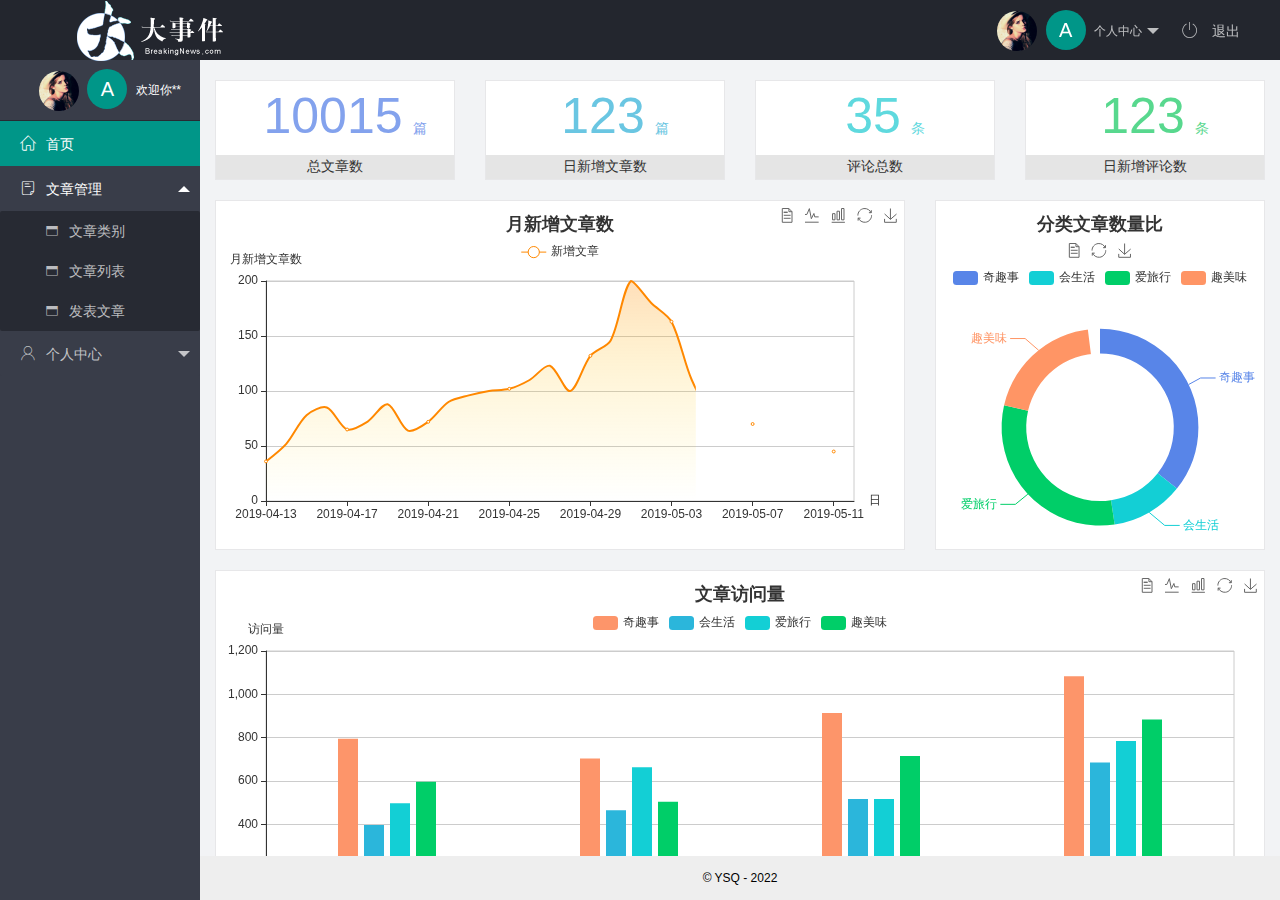
<file: index.html>
<!DOCTYPE html>
<html>

<head>
    <meta charset="utf-8">
    <meta name="viewport" content="width=device-width">
    <title>首页</title>
    <link rel="stylesheet" href="/assets/lib/layui/css/layui.css">
    <link rel="stylesheet" href="/assets/fonts/iconfont.css">
    <link rel="stylesheet" href="/assets/css/index.css">
</head>

<body>
    <!-- 导入的布局 -->
    <div class="layui-layout layui-layout-admin">

        <div class="layui-header">

            <div class="layui-logo layui-hide-xs layui-bg-black">
                <img src="/assets/images/logo.png" alt="">
            </div>
            <!-- 头部区域（可配合layui 已有的水平导航） -->

            <ul class="layui-nav layui-layout-right">
                <li class="layui-nav-item layui-hide layui-show-md-inline-block">
                    <a href="javascript:;" class="userinfo">
                        <img src="/assets/images/sample.jpg" class="layui-nav-img">
                        <span class="avatar">A</span>
                        个人中心
                    </a>
                    <dl class="layui-nav-child">
                        <dd><a href="">基本资料</a></dd>
                        <dd><a href="">更换头像</a></dd>
                        <dd><a href="">重置密码</a></dd>
                    </dl>
                </li>

                <li class="layui-nav-item" lay-header-event="menuRight" lay-unselect>
                    <a href="javascript:;" id="btnLoginOut">
                        <i class="iconfont icon-tuichu"></i>
                        退出
                    </a>
                </li>
            </ul>
        </div>

        <div class="layui-side layui-bg-black">
            <div class="layui-side-scroll">
                <!-- 左侧导航区域（可配合layui已有的垂直导航） -->
                <!-- 最上面有头像和欢迎你。。。 -->
                <div class="userinfo">
                    <img src="/assets/images/sample.jpg" class="layui-nav-img">
                    <span class="avatar">A</span>
                    <span class="welcome">欢迎你**</span>
                </div>

                <ul class="layui-nav layui-nav-tree " lay-shrink="all" lay-filter="test">

                    <li class="layui-nav-item layui-this">
                        <a href="/home/dashboard.html" target="fm"><span class="iconfont icon-home"></span>首页</a>
                    </li>

                    <li class="layui-nav-item layui-nav-itemed ">
                        <a class="" href="javascript:;"><i class="iconfont icon-16"></i>文章管理</a>
                        <dl class="layui-nav-child">
                            <dd><a href="javascript:;"><i class="layui-icon layui-icon-layer"></i>文章类别</a></dd>
                            <dd><a href="javascript:;"><i class="layui-icon layui-icon-layer"></i>文章列表</a></dd>
                            <dd><a href="javascript:;"><i class="layui-icon layui-icon-layer"></i>发表文章</a></dd>
                        </dl>
                    </li>
                    <li class="layui-nav-item">
                        <a href="javascript:;"><i class="iconfont icon-user"></i>个人中心</a>
                        <dl class="layui-nav-child">
                            <dd><a href="/user/user_info.html" target="fm"><i
                                        class="layui-icon layui-icon-layer"></i>基本资料</a></dd>
                            <dd><a href="/user/user_avatar.html" target="fm"><i
                                        class="layui-icon layui-icon-layer"></i>更换头像</a></dd>
                            <dd><a href="/user/user-pwd.html" target="fm"><i
                                        class="layui-icon layui-icon-layer"></i>重置密码</a></dd>
                        </dl>
                    </li>
                </ul>
            </div>
        </div>

        <div class="layui-body">
            <!-- 内容主体区域 -->
            <iframe name="fm" src="./home/dashboard.html" frameborder="0"></iframe>
        </div>

        <div class="layui-footer">
            <!-- 底部固定区域 -->
            © YSQ - 2022
        </div>
    </div>
    <!-- 导入第三方js -->
    <script src="/assets/lib/layui/layui.all.js"></script>
    <script src="/assets/lib/jquery.js"></script>

    <script src="/assets/js/baseAPI.js"></script>

    <!-- 导入自己的js -->
    <script src="/assets/js/index.js"></script>
</body>

</html>
</file>
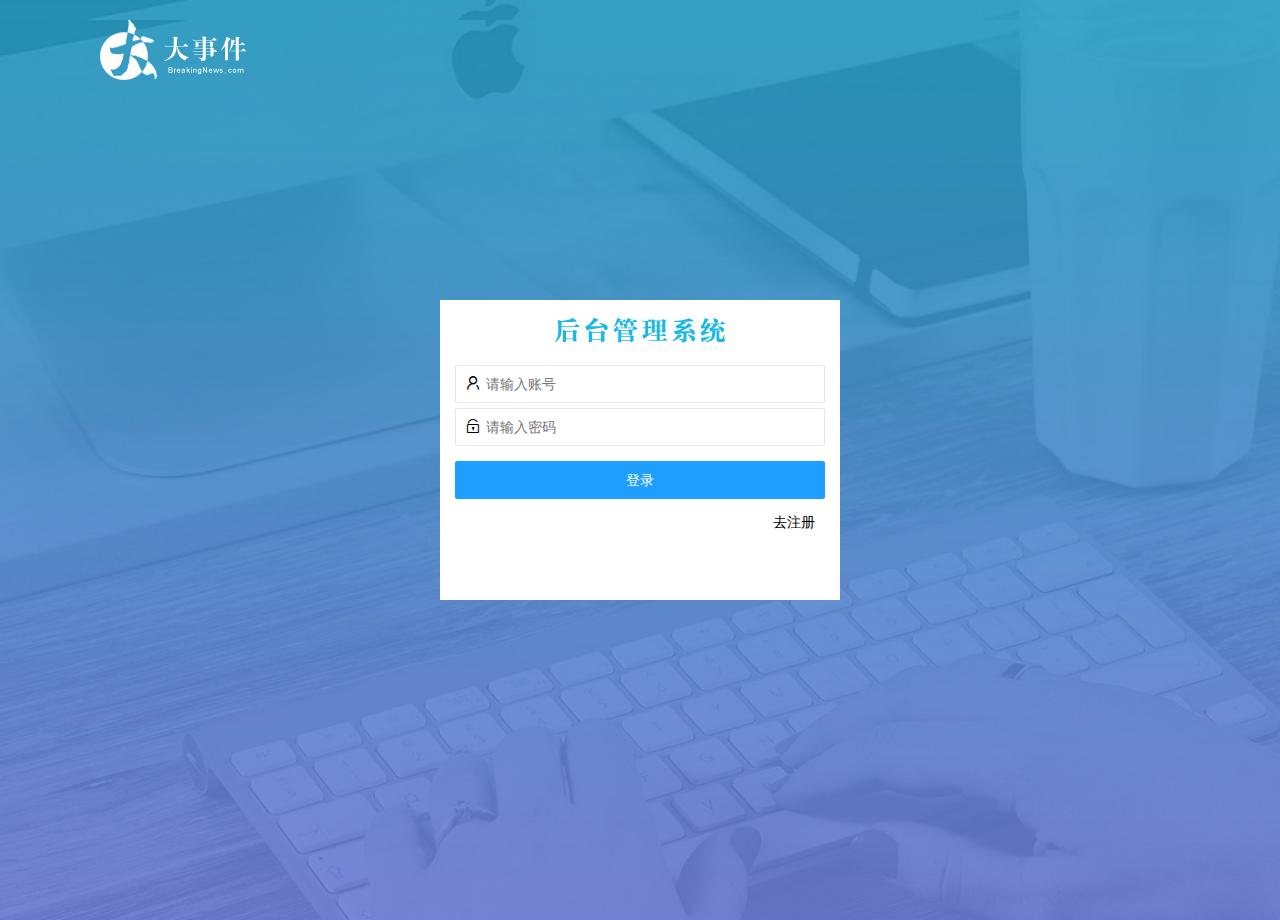
<file: login.html>
<!DOCTYPE html>
<html lang="en">

<head>
    <meta charset="UTF-8">
    <meta http-equiv="X-UA-Compatible" content="IE=edge">
    <meta name="viewport" content="width=device-width, initial-scale=1.0">
    <title>登录界面2</title>
    <link rel="stylesheet" href="/assets/lib/layui/css/layui.css">
    <link rel="stylesheet" href="/assets/css/login.css">
</head>
<!-- 图标 -->
<div class="logo">
    <img src="/assets/images/logo.png" alt="">
</div>

<!-- 登录窗口 -->
<div id="box-loginAndReg">
    <!-- 盒子标题 -->
    <div class="title">
    </div>

    <!-- 登录盒子 -->
    <div id="box-login">
        <!-- 登录的表单 -->
        <form class="layui-form" id="form-login">
            <div class="layui-form-item">

                <div class="layui-input-block">
                    <i class="layui-icon layui-icon-username"></i>
                    <input type="text" name="username" required lay-verify="required" placeholder="请输入账号"
                        autocomplete="off" class="layui-input">
                </div>
                <div class="layui-input-block">
                    <i class="layui-icon layui-icon-password"></i>
                    <input type="password" name="password" required lay-verify="required|pwd" placeholder="请输入密码"
                        autocomplete="off" class="layui-input">
                </div>
            </div>
            <div class="layui-form-item">
                <div class="layui-input-block">
                    <button class="layui-btn  layui-btn-normal layui-btn-fluid" lay-submit
                        lay-filter="formDemo">登录</button>
                </div>
            </div>
            <a href="javascript:;" id="login">去注册</a>
        </form>
    </div>

    <!-- 注册盒子 -->
    <div id="box-register">
        <!-- 注册的表单 -->
        <form class="layui-form" id="form-register">
            <div class="layui-form-item">
                <div class="layui-input-block">
                    <i class="layui-icon layui-icon-username"></i>
                    <input type="text" name="username" required lay-verify="required" placeholder="请输入账号"
                        autocomplete="off" class="layui-input">
                </div>
                <div class="layui-input-block">
                    <i class="layui-icon layui-icon-password"></i>
                    <input type="password" name="password" required lay-verify="required|pwd" placeholder="请输入密码"
                        autocomplete="off" class="layui-input">
                </div>
                <div class="layui-input-block">
                    <i class="layui-icon layui-icon-password"></i>
                    <input type="password" name="repassword" required lay-verify="required|pwd" placeholder="请再次输入密码"
                        autocomplete="off" class="layui-input">
                </div>
            </div>
            <div class="layui-form-item">
                <div class="layui-input-block">
                    <button class="layui-btn  layui-btn-normal layui-btn-fluid" lay-submit
                        lay-filter="formDemo">注册</button>
                </div>
            </div>
            <a href="javascript:;" id="register">去登录</a>
        </form>

    </div>



    <!-- 导入第三方脚本js -->
    <script src="/assets/lib/layui/layui.all.js"></script>
    <script src="/assets/lib/jquery.js"></script>

    <!-- 导入baseAPI -->
    <script src="/assets/js/baseAPI.js"></script>
    <!-- 导入自己的js -->
    <script src="/assets/js/login.js"></script>
</div>

<body>

</body>

</html>
</file>
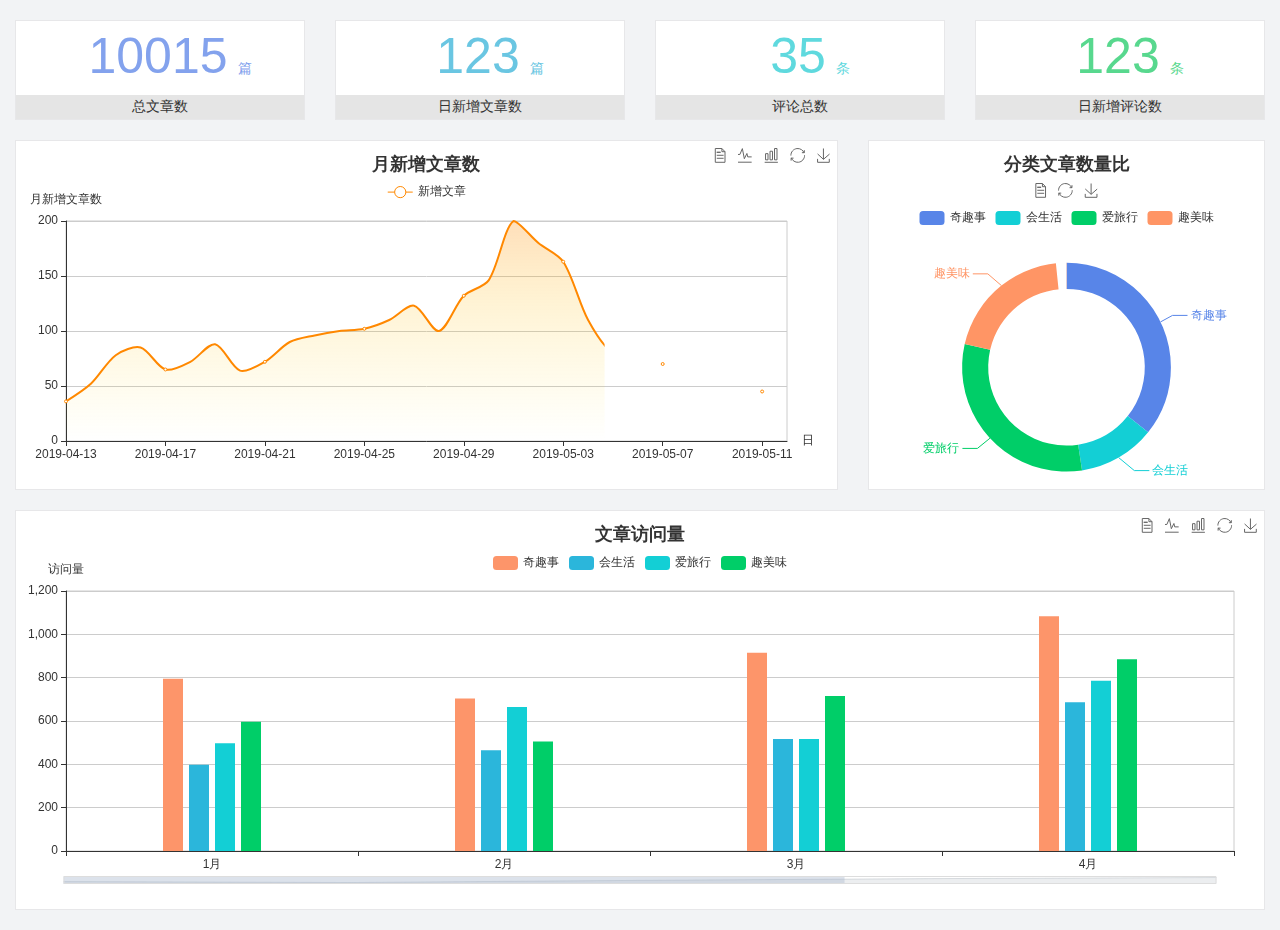
<file: home/dashboard.html>
<!DOCTYPE html>
<html lang="en">

<head>
  <meta charset="UTF-8">
  <meta name="viewport" content="width=device-width, initial-scale=1.0">
  <meta http-equiv="X-UA-Compatible" content="ie=edge">
  <title>图表统计</title>
  <link rel="stylesheet" href="../../assets/lib/bootstrap.css" />
  <link rel="stylesheet" href="../../assets/lib/main.css" />
  <script src="../../assets/lib/jquery.js"></script>
  <script type="text/javascript" src="../../assets/lib/echarts.min.js"></script>
</head>

<body>
  <div class="container-fluid">
    <div class="row spannel_list">
      <div class="col-sm-3 col-xs-6">
        <div class="spannel">
          <em>10015</em><span>篇</span>
          <b>总文章数</b>
        </div>
      </div>
      <div class="col-sm-3 col-xs-6">
        <div class="spannel scolor01">
          <em>123</em><span>篇</span>
          <b>日新增文章数</b>
        </div>
      </div>
      <div class="col-sm-3 col-xs-6">
        <div class="spannel scolor02">
          <em>35</em><span>条</span>
          <b>评论总数</b>
        </div>
      </div>
      <div class="col-sm-3 col-xs-6">
        <div class="spannel scolor03">
          <em>123</em><span>条</span>
          <b>日新增评论数</b>
        </div>
      </div>
    </div>
  </div>

  <div class="container-fluid">
    <div class="row curve-pie">
      <div class="col-lg-8 col-md-8">
        <div class="gragh_pannel" id="curve_show"></div>
      </div>
      <div class="col-lg-4 col-md-4">
        <div class="gragh_pannel" id="pie_show"></div>
      </div>
    </div>
  </div>

  <div class="container-fluid">
    <div class="column_pannel" id="column_show"></div>
  </div>

  <script>
    var oChart = echarts.init(document.getElementById('curve_show'));
    var aList_all = [
      { 'count': 36, 'date': '2019-04-13' },
      { 'count': 52, 'date': '2019-04-14' },
      { 'count': 78, 'date': '2019-04-15' },
      { 'count': 85, 'date': '2019-04-16' },
      { 'count': 65, 'date': '2019-04-17' },
      { 'count': 72, 'date': '2019-04-18' },
      { 'count': 88, 'date': '2019-04-19' },
      { 'count': 64, 'date': '2019-04-20' },
      { 'count': 72, 'date': '2019-04-21' },
      { 'count': 90, 'date': '2019-04-22' },
      { 'count': 96, 'date': '2019-04-23' },
      { 'count': 100, 'date': '2019-04-24' },
      { 'count': 102, 'date': '2019-04-25' },
      { 'count': 110, 'date': '2019-04-26' },
      { 'count': 123, 'date': '2019-04-27' },
      { 'count': 100, 'date': '2019-04-28' },
      { 'count': 132, 'date': '2019-04-29' },
      { 'count': 146, 'date': '2019-04-30' },
      { 'count': 200, 'date': '2019-05-01' },
      { 'count': 180, 'date': '2019-05-02' },
      { 'count': 163, 'date': '2019-05-03' },
      { 'count': 110, 'date': '2019-05-04' },
      { 'count': 80, 'date': '2019-05-05' },
      { 'count': 82, 'date': '2019-05-06' },
      { 'count': 70, 'date': '2019-05-07' },
      { 'count': 65, 'date': '2019-05-08' },
      { 'count': 54, 'date': '2019-05-09' },
      { 'count': 40, 'date': '2019-05-10' },
      { 'count': 45, 'date': '2019-05-11' },
      { 'count': 38, 'date': '2019-05-12' },
    ];

    let aCount = [];
    let aDate = [];

    for (var i = 0; i < aList_all.length; i++) {
      aCount.push(aList_all[i].count);
      aDate.push(aList_all[i].date);
    }

    var chartopt = {
      title: {
        text: '月新增文章数',
        left: 'center',
        top: '10'
      },
      tooltip: {
        trigger: 'axis'
      },
      legend: {
        data: ['新增文章'],
        top: '40'
      },
      toolbox: {
        show: true,
        feature: {
          mark: { show: true },
          dataView: { show: true, readOnly: false },
          magicType: { show: true, type: ['line', 'bar'] },
          restore: { show: true },
          saveAsImage: { show: true }
        }
      },
      calculable: true,
      xAxis: [
        {
          name: '日',
          type: 'category',
          boundaryGap: false,
          data: aDate
        }
      ],
      yAxis: [
        {
          name: '月新增文章数',
          type: 'value'
        }
      ],
      series: [
        {
          name: '新增文章',
          type: 'line',
          smooth: true,
          itemStyle: { normal: { areaStyle: { type: 'default' }, color: '#f80' }, lineStyle: { color: '#f80' } },
          data: aCount
        }],
      areaStyle: {
        normal: {
          color: new echarts.graphic.LinearGradient(0, 0, 0, 1, [{
            offset: 0,
            color: 'rgba(255,136,0,0.39)'
          }, {
            offset: .34,
            color: 'rgba(255,180,0,0.25)'
          }, {
            offset: 1,
            color: 'rgba(255,222,0,0.00)'
          }])

        }
      },
      grid: {
        show: true,
        x: 50,
        x2: 50,
        y: 80,
        height: 220
      }
    };

    oChart.setOption(chartopt);


    var oPie = echarts.init(document.getElementById('pie_show'));
    var oPieopt =
    {
      title: {
        top: 10,
        text: '分类文章数量比',
        x: 'center'
      },
      tooltip: {
        trigger: 'item',
        formatter: "{a} <br/>{b} : {c} ({d}%)"
      },
      color: ['#5885e8', '#13cfd5', '#00ce68', '#ff9565'],
      legend: {
        x: 'center',
        top: 65,
        data: ['奇趣事', '会生活', '爱旅行', '趣美味']
      },
      toolbox: {
        show: true,
        x: 'center',
        top: 35,
        feature: {
          mark: { show: true },
          dataView: { show: true, readOnly: false },
          magicType: {
            show: true,
            type: ['pie', 'funnel'],
            option: {
              funnel: {
                x: '25%',
                width: '50%',
                funnelAlign: 'left',
                max: 1548
              }
            }
          },
          restore: { show: true },
          saveAsImage: { show: true }
        }
      },
      calculable: true,
      series: [
        {
          name: '访问来源',
          type: 'pie',
          radius: ['45%', '60%'],
          center: ['50%', '65%'],
          data: [
            { value: 300, name: '奇趣事' },
            { value: 100, name: '会生活' },
            { value: 260, name: '爱旅行' },
            { value: 180, name: '趣美味' }
          ]
        }
      ]
    };
    oPie.setOption(oPieopt);



    var oColumn = this.echarts.init(document.getElementById('column_show'));
    var oColumnopt =
    {
      title: {
        text: '文章访问量',
        left: 'center',
        top: '10'
      },
      tooltip: {
        trigger: 'axis'
      },
      legend: {
        data: ['奇趣事', '会生活', '爱旅行', '趣美味'],
        top: '40'
      },
      toolbox: {
        show: true,
        feature: {
          mark: { show: true },
          dataView: { show: true, readOnly: false },
          magicType: { show: true, type: ['line', 'bar'] },
          restore: { show: true },
          saveAsImage: { show: true }
        }
      },
      calculable: true,
      xAxis: [
        {
          type: 'category',
          data: ['1月', '2月', '3月', '4月', '5月']
        }
      ],
      yAxis: [
        {
          name: '访问量',
          type: 'value'
        }
      ],
      series: [
        {
          name: '奇趣事',
          type: 'bar',
          barWidth: 20,
          itemStyle: {
            normal: { areaStyle: { type: 'default' }, color: '#fd956a' }
          },
          data: [800, 708, 920, 1090, 1200]
        },
        {
          name: '会生活',
          type: 'bar',
          barWidth: 20,
          itemStyle: {
            normal: { areaStyle: { type: 'default' }, color: '#2bb6db' }
          },
          data: [400, 468, 520, 690, 800]
        },
        {
          name: '爱旅行',
          type: 'bar',
          barWidth: 20,
          itemStyle: {
            normal: { areaStyle: { type: 'default' }, color: '#13cfd5' }
          },
          data: [500, 668, 520, 790, 900]
        },
        {
          name: '趣美味',
          type: 'bar',
          barWidth: 20,
          itemStyle: {
            normal: { areaStyle: { type: 'default' }, color: '#00ce68' }
          },
          data: [600, 508, 720, 890, 1000]
        }
      ],
      grid: {
        show: true,
        x: 50,
        x2: 30,
        y: 80,
        height: 260
      },
      dataZoom: [//给x轴设置滚动条
        {
          start: 0,//默认为0
          end: 100 - 1000 / 31,//默认为100
          type: 'slider',
          show: true,
          xAxisIndex: [0],
          handleSize: 0,//滑动条的 左右2个滑动条的大小
          height: 8,//组件高度
          left: 45, //左边的距离
          right: 50,//右边的距离
          bottom: 26,//右边的距离
          handleColor: '#ddd',//h滑动图标的颜色
          handleStyle: {
            borderColor: "#cacaca",
            borderWidth: "1",
            shadowBlur: 2,
            background: "#ddd",
            shadowColor: "#ddd",
          }
        }]
    };
    oColumn.setOption(oColumnopt);
  </script>
</body>

</html>
</file>
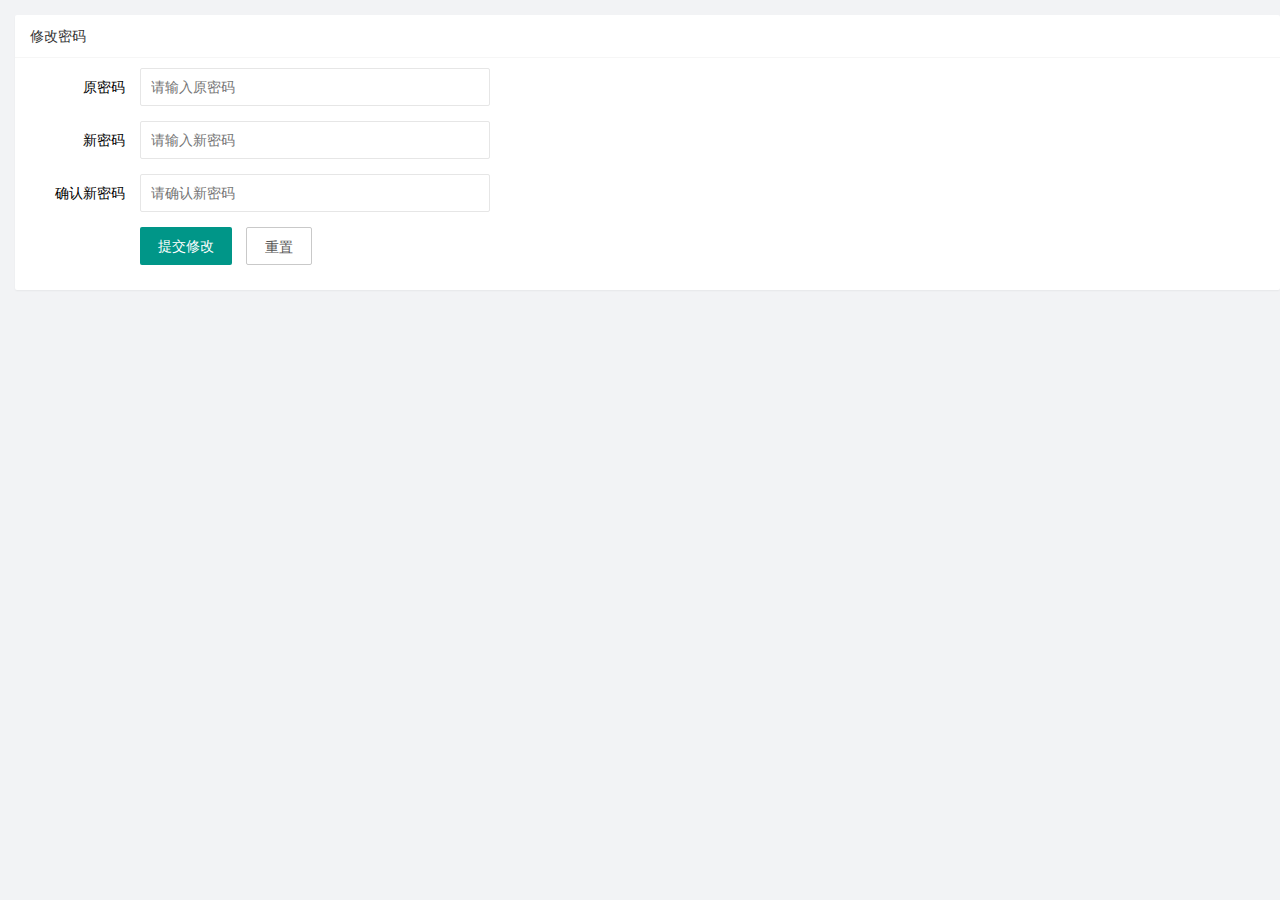
<file: user/user-pwd.html>
<!DOCTYPE html>
<html lang="en">

<head>
    <meta charset="UTF-8">
    <meta http-equiv="X-UA-Compatible" content="IE=edge">
    <meta name="viewport" content="width=device-width, initial-scale=1.0">
    <title>修改密码</title>
    <link rel="stylesheet" href="/assets/lib/layui/css/layui.css">
    <link rel="stylesheet" href="/assets/css/user/user_pwd.css">
</head>

<body>
    <div class="layui-card">
        <div class="layui-card-header">修改密码</div>
        <div class="layui-card-body">
            <form class="layui-form">

                <div class="layui-form-item">
                    <label class="layui-form-label">原密码</label>
                    <div class="layui-input-inline">
                        <input type="password" name="oldPwd" required lay-verify="required|pwd" placeholder="请输入原密码"
                            autocomplete="off" class="layui-input">
                    </div>
                </div>
                <div class="layui-form-item">
                    <label class="layui-form-label">新密码</label>
                    <div class="layui-input-inline">
                        <input type="password" name="newPwd" required lay-verify="required|pwd|diff"
                            placeholder="请输入新密码" autocomplete="off" class="layui-input">
                    </div>
                </div>
                <div class="layui-form-item">
                    <label class="layui-form-label">确认新密码</label>
                    <div class="layui-input-inline">
                        <input type="password" name="reNewPwd" required lay-verify="required|pwd|same"
                            placeholder="请确认新密码" autocomplete="off" class="layui-input">
                    </div>
                </div>
                <div class="layui-form-item">
                    <div class="layui-input-block">
                        <button class="layui-btn" lay-submit lay-filter="formDemo">提交修改</button>
                        <button type="reset" class="layui-btn layui-btn-primary">重置</button>
                    </div>
                </div>
            </form>
        </div>
    </div>


    <!-- 导入第三方js -->
    <script src="/assets/lib/layui/layui.all.js"></script>
    <script src="/assets/lib/jquery.js"></script>
    <script src="/assets/js/baseAPI.js"></script>

    <!-- 导入自己的js -->
    <script src="/assets/js/user/user_pwd.js"></script>
</body>

</html>
</file>
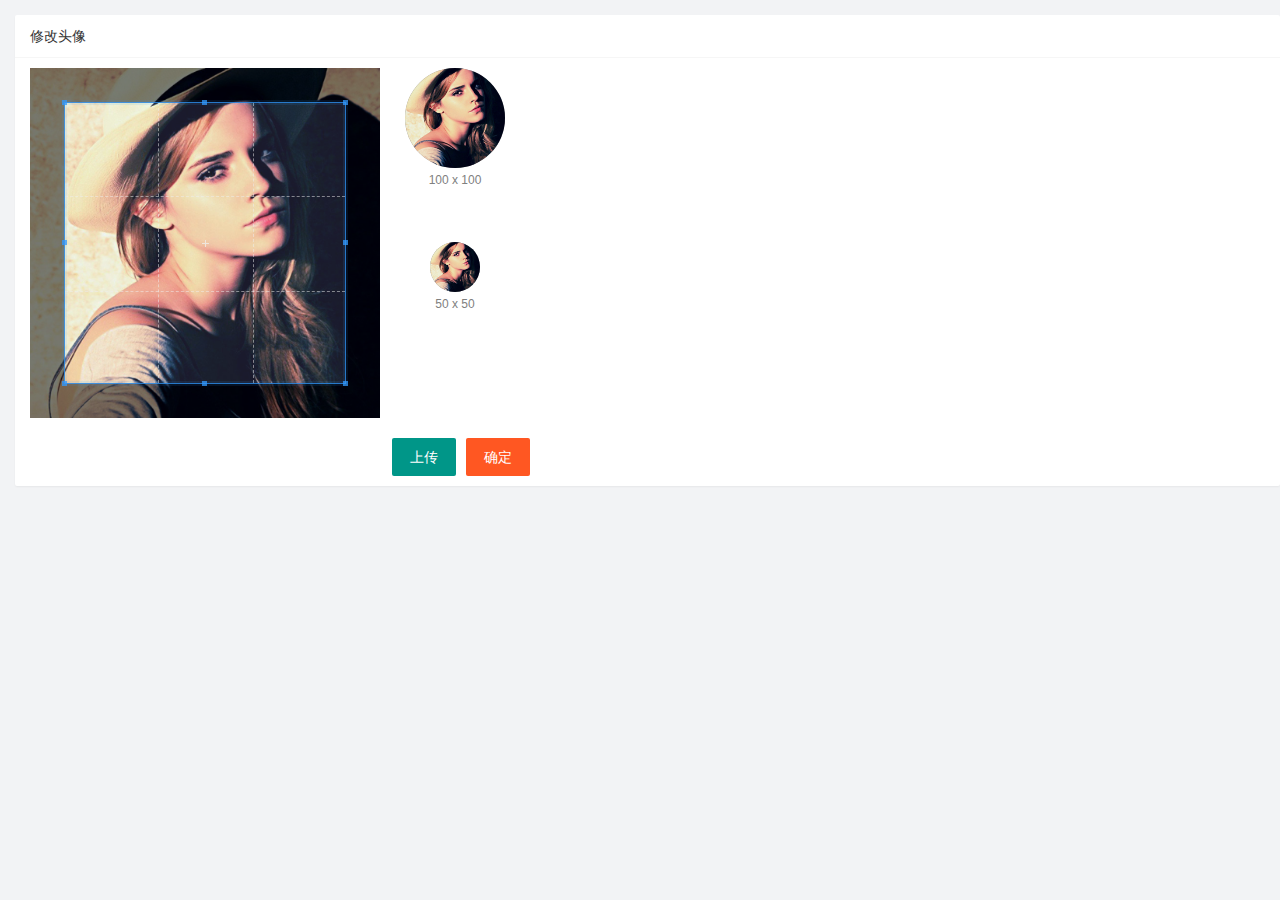
<file: user/user_avatar.html>
<!DOCTYPE html>
<html lang="en">

<head>
    <meta charset="UTF-8">
    <meta http-equiv="X-UA-Compatible" content="IE=edge">
    <meta name="viewport" content="width=device-width, initial-scale=1.0">
    <title>修改头像</title>
    <link rel="stylesheet" href="/assets/lib/layui/css/layui.css">
    <link rel="stylesheet" href="/assets/lib/cropper/cropper.css">
    <link rel="stylesheet" href="/assets/css/user/user_avatar.css">
</head>

<body>
    <div class="layui-card">
        <div class="layui-card-header">修改头像</div>
        <div class="layui-card-body">
            <!-- 第一行的图片裁剪和预览区域 -->
            <div class="row1">
                <!-- 图片裁剪区域 -->
                <div class="cropper-box">
                    <!-- 这个 img 标签很重要，将来会把它初始化为裁剪区域 -->
                    <img id="image" src="/assets/images/sample.jpg" />
                </div>
                <!-- 图片的预览区域 -->
                <div class="preview-box">
                    <div>
                        <!-- 宽高为 100px 的预览区域 -->
                        <div class="img-preview w100"></div>
                        <p class="size">100 x 100</p>
                    </div>
                    <div>
                        <!-- 宽高为 50px 的预览区域 -->
                        <div class="img-preview w50"></div>
                        <p class="size">50 x 50</p>
                    </div>
                </div>
            </div>

            <!-- 第二行的按钮区域 -->
            <div class="row2">
                <button type="button" class="layui-btn" id="btnUpload">上传</button>
                <button type="button" class="layui-btn layui-btn-danger" id="btnOk">确定</button>
            </div>
        </div>

        <!-- 隐藏域  accept定义为图片格式-->
        <input type="file" id="file" style="display: none;" accept="image/png,image/jpeg">
    </div>

    <!-- 导入第三方js -->
    <script src="/assets/lib/layui/layui.all.js"></script>
    <script src="/assets/lib/jquery.js"></script>
    <script src="/assets/lib/cropper/Cropper.js"></script>
    <script src="/assets/lib/cropper/jquery-cropper.js"></script>
    <!-- 导入自己的js -->
    <script src="/assets/js/user/user_avatar.js"></script>
</body>

</html>
</file>
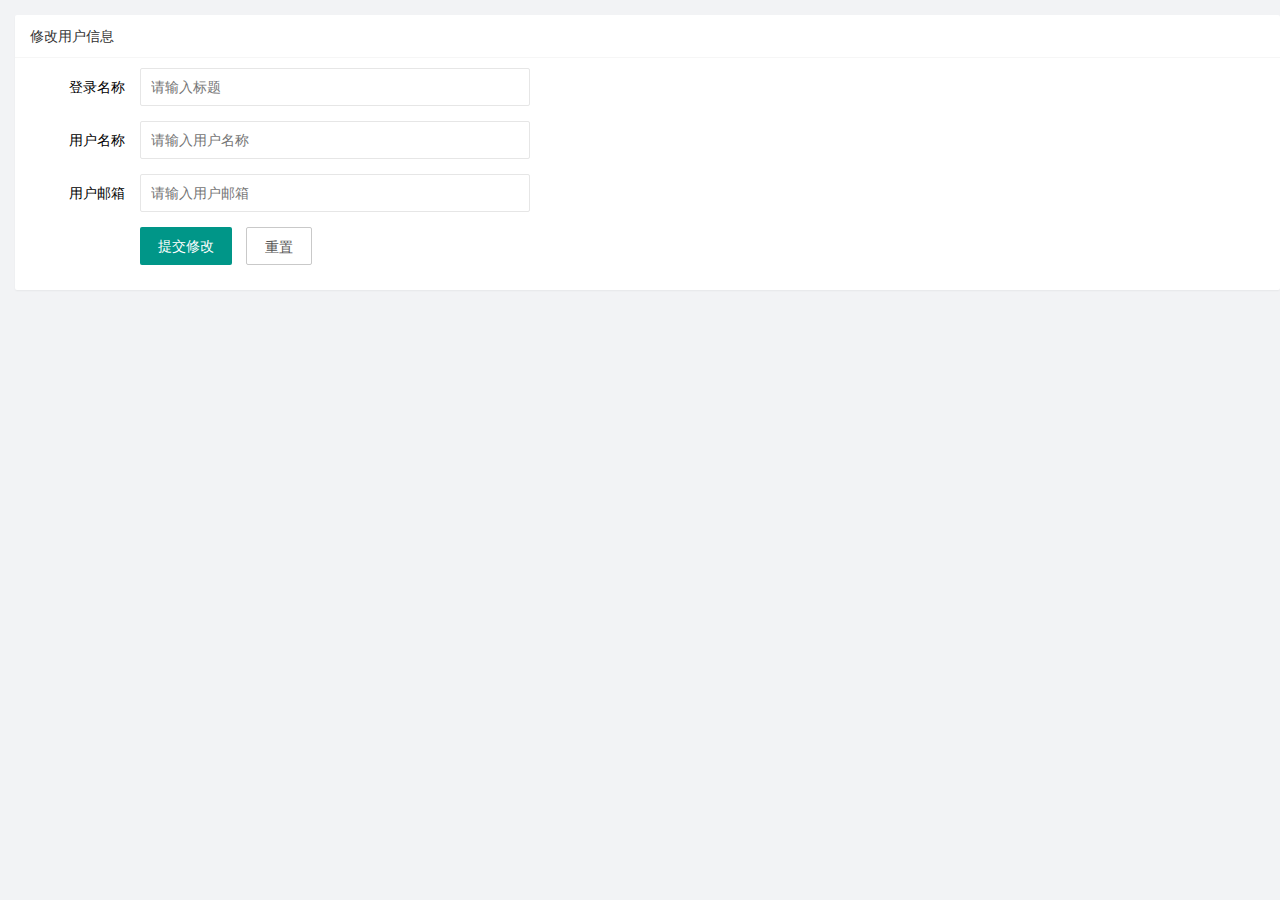
<file: user/user_info.html>
<!DOCTYPE html>
<html lang="en">

<head>
    <meta charset="UTF-8">
    <meta http-equiv="X-UA-Compatible" content="IE=edge">
    <meta name="viewport" content="width=device-width, initial-scale=1.0">
    <title>个人信息</title>
    <link rel="stylesheet" href="/assets/lib/layui/css/layui.css">
    <link rel="stylesheet" href="/assets/css/user/user_info.css">
</head>

<body>
    <!-- 卡片区域 -->
    <div class="layui-card">
        <div class="layui-card-header">修改用户信息</div>
        <div class="layui-card-body">
            <form class="layui-form" lay-filter="formuserInfo">
                <!-- 隐藏域 -->
                <input type="hidden" name="id" value="">
                <div class="layui-form-item">
                    <label class="layui-form-label">登录名称</label>
                    <div class="layui-input-block">
                        <input type="text" name="username" required lay-verify="required" placeholder="请输入标题"
                            autocomplete="off" class="layui-input" readonly>
                    </div>
                </div>
                <div class="layui-form-item">
                    <label class="layui-form-label">用户名称</label>
                    <div class="layui-input-block">
                        <input type="text" name="nickname" required lay-verify="required|nick" placeholder="请输入用户名称"
                            autocomplete="off" class="layui-input">
                    </div>
                </div>
                <div class="layui-form-item">
                    <label class="layui-form-label">用户邮箱</label>
                    <div class="layui-input-block">
                        <input type="text" name="email" required lay-verify="required|email" placeholder="请输入用户邮箱"
                            autocomplete="off" class="layui-input">
                    </div>
                </div>
                <div class="layui-form-item">
                    <div class="layui-input-block">
                        <button class="layui-btn" lay-submit lay-filter="formDemo">提交修改</button>
                        <button type="reset" class="layui-btn layui-btn-primary" id="reset">重置</button>
                    </div>
                </div>
            </form>
        </div>
    </div>


    <!-- 导入第三方js -->
    <script src="/assets/lib/layui/layui.all.js"></script>
    <script src="/assets/lib/jquery.js"></script>
    <script src="/assets/js/baseAPI.js"></script>

    <!-- 导入自己的js -->
    <script src="/assets/js/user/user_info.js"></script>
</body>

</html>
</file>
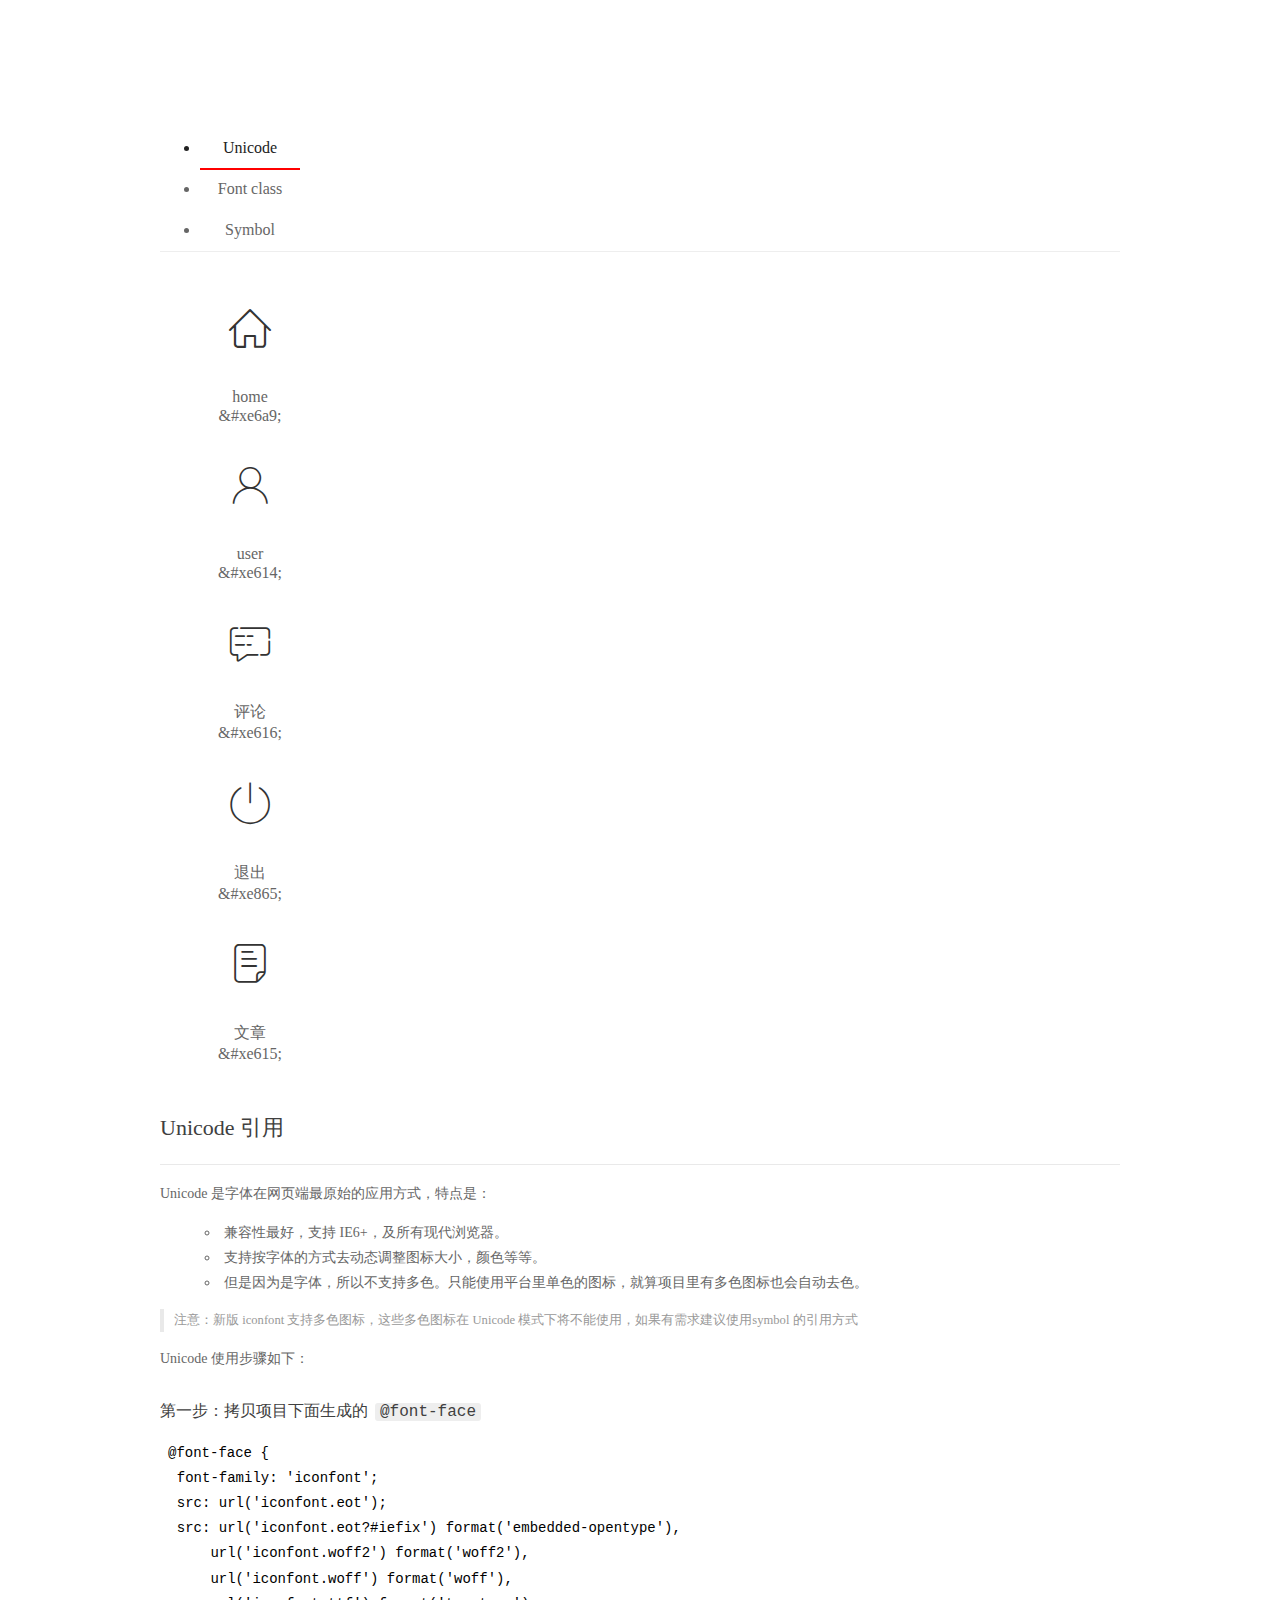
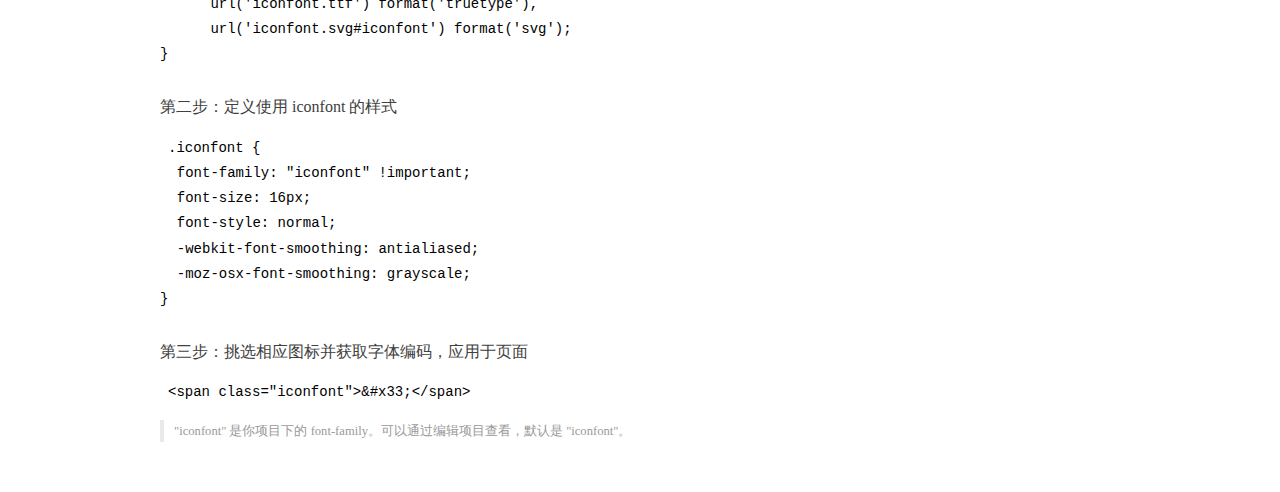
<file: assets/fonts/demo_index.html>
<!DOCTYPE html>
<html>
<head>
  <meta charset="utf-8"/>
  <title>IconFont Demo</title>
  <link rel="shortcut icon" href="https://gtms04.alicdn.com/tps/i4/TB1_oz6GVXXXXaFXpXXJDFnIXXX-64-64.ico" type="image/x-icon"/>
  <link rel="stylesheet" href="https://g.alicdn.com/thx/cube/1.3.2/cube.min.css">
  <link rel="stylesheet" href="demo.css">
  <link rel="stylesheet" href="iconfont.css">
  <script src="iconfont.js"></script>
  <!-- jQuery -->
  <script src="https://a1.alicdn.com/oss/uploads/2018/12/26/7bfddb60-08e8-11e9-9b04-53e73bb6408b.js"></script>
  <!-- 代码高亮 -->
  <script src="https://a1.alicdn.com/oss/uploads/2018/12/26/a3f714d0-08e6-11e9-8a15-ebf944d7534c.js"></script>
</head>
<body>
  <div class="main">
    <h1 class="logo"><a href="https://www.iconfont.cn/" title="iconfont 首页" target="_blank">&#xe86b;</a></h1>
    <div class="nav-tabs">
      <ul id="tabs" class="dib-box">
        <li class="dib active"><span>Unicode</span></li>
        <li class="dib"><span>Font class</span></li>
        <li class="dib"><span>Symbol</span></li>
      </ul>
      
    </div>
    <div class="tab-container">
      <div class="content unicode" style="display: block;">
          <ul class="icon_lists dib-box">
          
            <li class="dib">
              <span class="icon iconfont">&#xe6a9;</span>
                <div class="name">home</div>
                <div class="code-name">&amp;#xe6a9;</div>
              </li>
          
            <li class="dib">
              <span class="icon iconfont">&#xe614;</span>
                <div class="name">user</div>
                <div class="code-name">&amp;#xe614;</div>
              </li>
          
            <li class="dib">
              <span class="icon iconfont">&#xe616;</span>
                <div class="name">评论</div>
                <div class="code-name">&amp;#xe616;</div>
              </li>
          
            <li class="dib">
              <span class="icon iconfont">&#xe865;</span>
                <div class="name">退出</div>
                <div class="code-name">&amp;#xe865;</div>
              </li>
          
            <li class="dib">
              <span class="icon iconfont">&#xe615;</span>
                <div class="name">文章</div>
                <div class="code-name">&amp;#xe615;</div>
              </li>
          
          </ul>
          <div class="article markdown">
          <h2 id="unicode-">Unicode 引用</h2>
          <hr>

          <p>Unicode 是字体在网页端最原始的应用方式，特点是：</p>
          <ul>
            <li>兼容性最好，支持 IE6+，及所有现代浏览器。</li>
            <li>支持按字体的方式去动态调整图标大小，颜色等等。</li>
            <li>但是因为是字体，所以不支持多色。只能使用平台里单色的图标，就算项目里有多色图标也会自动去色。</li>
          </ul>
          <blockquote>
            <p>注意：新版 iconfont 支持多色图标，这些多色图标在 Unicode 模式下将不能使用，如果有需求建议使用symbol 的引用方式</p>
          </blockquote>
          <p>Unicode 使用步骤如下：</p>
          <h3 id="-font-face">第一步：拷贝项目下面生成的 <code>@font-face</code></h3>
<pre><code class="language-css"
>@font-face {
  font-family: 'iconfont';
  src: url('iconfont.eot');
  src: url('iconfont.eot?#iefix') format('embedded-opentype'),
      url('iconfont.woff2') format('woff2'),
      url('iconfont.woff') format('woff'),
      url('iconfont.ttf') format('truetype'),
      url('iconfont.svg#iconfont') format('svg');
}
</code></pre>
          <h3 id="-iconfont-">第二步：定义使用 iconfont 的样式</h3>
<pre><code class="language-css"
>.iconfont {
  font-family: "iconfont" !important;
  font-size: 16px;
  font-style: normal;
  -webkit-font-smoothing: antialiased;
  -moz-osx-font-smoothing: grayscale;
}
</code></pre>
          <h3 id="-">第三步：挑选相应图标并获取字体编码，应用于页面</h3>
<pre>
<code class="language-html"
>&lt;span class="iconfont"&gt;&amp;#x33;&lt;/span&gt;
</code></pre>
          <blockquote>
            <p>"iconfont" 是你项目下的 font-family。可以通过编辑项目查看，默认是 "iconfont"。</p>
          </blockquote>
          </div>
      </div>
      <div class="content font-class">
        <ul class="icon_lists dib-box">
          
          <li class="dib">
            <span class="icon iconfont icon-home"></span>
            <div class="name">
              home
            </div>
            <div class="code-name">.icon-home
            </div>
          </li>
          
          <li class="dib">
            <span class="icon iconfont icon-user"></span>
            <div class="name">
              user
            </div>
            <div class="code-name">.icon-user
            </div>
          </li>
          
          <li class="dib">
            <span class="icon iconfont icon-pinglun"></span>
            <div class="name">
              评论
            </div>
            <div class="code-name">.icon-pinglun
            </div>
          </li>
          
          <li class="dib">
            <span class="icon iconfont icon-tuichu"></span>
            <div class="name">
              退出
            </div>
            <div class="code-name">.icon-tuichu
            </div>
          </li>
          
          <li class="dib">
            <span class="icon iconfont icon-16"></span>
            <div class="name">
              文章
            </div>
            <div class="code-name">.icon-16
            </div>
          </li>
          
        </ul>
        <div class="article markdown">
        <h2 id="font-class-">font-class 引用</h2>
        <hr>

        <p>font-class 是 Unicode 使用方式的一种变种，主要是解决 Unicode 书写不直观，语意不明确的问题。</p>
        <p>与 Unicode 使用方式相比，具有如下特点：</p>
        <ul>
          <li>兼容性良好，支持 IE8+，及所有现代浏览器。</li>
          <li>相比于 Unicode 语意明确，书写更直观。可以很容易分辨这个 icon 是什么。</li>
          <li>因为使用 class 来定义图标，所以当要替换图标时，只需要修改 class 里面的 Unicode 引用。</li>
          <li>不过因为本质上还是使用的字体，所以多色图标还是不支持的。</li>
        </ul>
        <p>使用步骤如下：</p>
        <h3 id="-fontclass-">第一步：引入项目下面生成的 fontclass 代码：</h3>
<pre><code class="language-html">&lt;link rel="stylesheet" href="./iconfont.css"&gt;
</code></pre>
        <h3 id="-">第二步：挑选相应图标并获取类名，应用于页面：</h3>
<pre><code class="language-html">&lt;span class="iconfont icon-xxx"&gt;&lt;/span&gt;
</code></pre>
        <blockquote>
          <p>"
            iconfont" 是你项目下的 font-family。可以通过编辑项目查看，默认是 "iconfont"。</p>
        </blockquote>
      </div>
      </div>
      <div class="content symbol">
          <ul class="icon_lists dib-box">
          
            <li class="dib">
                <svg class="icon svg-icon" aria-hidden="true">
                  <use xlink:href="#icon-home"></use>
                </svg>
                <div class="name">home</div>
                <div class="code-name">#icon-home</div>
            </li>
          
            <li class="dib">
                <svg class="icon svg-icon" aria-hidden="true">
                  <use xlink:href="#icon-user"></use>
                </svg>
                <div class="name">user</div>
                <div class="code-name">#icon-user</div>
            </li>
          
            <li class="dib">
                <svg class="icon svg-icon" aria-hidden="true">
                  <use xlink:href="#icon-pinglun"></use>
                </svg>
                <div class="name">评论</div>
                <div class="code-name">#icon-pinglun</div>
            </li>
          
            <li class="dib">
                <svg class="icon svg-icon" aria-hidden="true">
                  <use xlink:href="#icon-tuichu"></use>
                </svg>
                <div class="name">退出</div>
                <div class="code-name">#icon-tuichu</div>
            </li>
          
            <li class="dib">
                <svg class="icon svg-icon" aria-hidden="true">
                  <use xlink:href="#icon-16"></use>
                </svg>
                <div class="name">文章</div>
                <div class="code-name">#icon-16</div>
            </li>
          
          </ul>
          <div class="article markdown">
          <h2 id="symbol-">Symbol 引用</h2>
          <hr>

          <p>这是一种全新的使用方式，应该说这才是未来的主流，也是平台目前推荐的用法。相关介绍可以参考这篇<a href="">文章</a>
            这种用法其实是做了一个 SVG 的集合，与另外两种相比具有如下特点：</p>
          <ul>
            <li>支持多色图标了，不再受单色限制。</li>
            <li>通过一些技巧，支持像字体那样，通过 <code>font-size</code>, <code>color</code> 来调整样式。</li>
            <li>兼容性较差，支持 IE9+，及现代浏览器。</li>
            <li>浏览器渲染 SVG 的性能一般，还不如 png。</li>
          </ul>
          <p>使用步骤如下：</p>
          <h3 id="-symbol-">第一步：引入项目下面生成的 symbol 代码：</h3>
<pre><code class="language-html">&lt;script src="./iconfont.js"&gt;&lt;/script&gt;
</code></pre>
          <h3 id="-css-">第二步：加入通用 CSS 代码（引入一次就行）：</h3>
<pre><code class="language-html">&lt;style&gt;
.icon {
  width: 1em;
  height: 1em;
  vertical-align: -0.15em;
  fill: currentColor;
  overflow: hidden;
}
&lt;/style&gt;
</code></pre>
          <h3 id="-">第三步：挑选相应图标并获取类名，应用于页面：</h3>
<pre><code class="language-html">&lt;svg class="icon" aria-hidden="true"&gt;
  &lt;use xlink:href="#icon-xxx"&gt;&lt;/use&gt;
&lt;/svg&gt;
</code></pre>
          </div>
      </div>

    </div>
  </div>
  <script>
  $(document).ready(function () {
      $('.tab-container .content:first').show()

      $('#tabs li').click(function (e) {
        var tabContent = $('.tab-container .content')
        var index = $(this).index()

        if ($(this).hasClass('active')) {
          return
        } else {
          $('#tabs li').removeClass('active')
          $(this).addClass('active')

          tabContent.hide().eq(index).fadeIn()
        }
      })
    })
  </script>
</body>
</html>
</file>
<file: assets/lib/layui/css/layui.css>
/** layui-v2.5.5 MIT License By https://www.layui.com */
 .layui-inline,img{display:inline-block;vertical-align:middle}h1,h2,h3,h4,h5,h6{font-weight:400}.layui-edge,.layui-header,.layui-inline,.layui-main{position:relative}.layui-body,.layui-edge,.layui-elip{overflow:hidden}.layui-btn,.layui-edge,.layui-inline,img{vertical-align:middle}.layui-btn,.layui-disabled,.layui-icon,.layui-unselect{-moz-user-select:none;-webkit-user-select:none;-ms-user-select:none}.layui-elip,.layui-form-checkbox span,.layui-form-pane .layui-form-label{text-overflow:ellipsis;white-space:nowrap}.layui-breadcrumb,.layui-tree-btnGroup{visibility:hidden}blockquote,body,button,dd,div,dl,dt,form,h1,h2,h3,h4,h5,h6,input,li,ol,p,pre,td,textarea,th,ul{margin:0;padding:0;-webkit-tap-highlight-color:rgba(0,0,0,0)}a:active,a:hover{outline:0}img{border:none}li{list-style:none}table{border-collapse:collapse;border-spacing:0}h4,h5,h6{font-size:100%}button,input,optgroup,option,select,textarea{font-family:inherit;font-size:inherit;font-style:inherit;font-weight:inherit;outline:0}pre{white-space:pre-wrap;white-space:-moz-pre-wrap;white-space:-pre-wrap;white-space:-o-pre-wrap;word-wrap:break-word}body{line-height:24px;font:14px Helvetica Neue,Helvetica,PingFang SC,Tahoma,Arial,sans-serif}hr{height:1px;margin:10px 0;border:0;clear:both}a{color:#333;text-decoration:none}a:hover{color:#777}a cite{font-style:normal;*cursor:pointer}.layui-border-box,.layui-border-box *{box-sizing:border-box}.layui-box,.layui-box *{box-sizing:content-box}.layui-clear{clear:both;*zoom:1}.layui-clear:after{content:'\20';clear:both;*zoom:1;display:block;height:0}.layui-inline{*display:inline;*zoom:1}.layui-edge{display:inline-block;width:0;height:0;border-width:6px;border-style:dashed;border-color:transparent}.layui-edge-top{top:-4px;border-bottom-color:#999;border-bottom-style:solid}.layui-edge-right{border-left-color:#999;border-left-style:solid}.layui-edge-bottom{top:2px;border-top-color:#999;border-top-style:solid}.layui-edge-left{border-right-color:#999;border-right-style:solid}.layui-disabled,.layui-disabled:hover{color:#d2d2d2!important;cursor:not-allowed!important}.layui-circle{border-radius:100%}.layui-show{display:block!important}.layui-hide{display:none!important}@font-face{font-family:layui-icon;src:url(../font/iconfont.eot?v=250);src:url(../font/iconfont.eot?v=250#iefix) format('embedded-opentype'),url(../font/iconfont.woff2?v=250) format('woff2'),url(../font/iconfont.woff?v=250) format('woff'),url(../font/iconfont.ttf?v=250) format('truetype'),url(../font/iconfont.svg?v=250#layui-icon) format('svg')}.layui-icon{font-family:layui-icon!important;font-size:16px;font-style:normal;-webkit-font-smoothing:antialiased;-moz-osx-font-smoothing:grayscale}.layui-icon-reply-fill:before{content:"\e611"}.layui-icon-set-fill:before{content:"\e614"}.layui-icon-menu-fill:before{content:"\e60f"}.layui-icon-search:before{content:"\e615"}.layui-icon-share:before{content:"\e641"}.layui-icon-set-sm:before{content:"\e620"}.layui-icon-engine:before{content:"\e628"}.layui-icon-close:before{content:"\1006"}.layui-icon-close-fill:before{content:"\1007"}.layui-icon-chart-screen:before{content:"\e629"}.layui-icon-star:before{content:"\e600"}.layui-icon-circle-dot:before{content:"\e617"}.layui-icon-chat:before{content:"\e606"}.layui-icon-release:before{content:"\e609"}.layui-icon-list:before{content:"\e60a"}.layui-icon-chart:before{content:"\e62c"}.layui-icon-ok-circle:before{content:"\1005"}.layui-icon-layim-theme:before{content:"\e61b"}.layui-icon-table:before{content:"\e62d"}.layui-icon-right:before{content:"\e602"}.layui-icon-left:before{content:"\e603"}.layui-icon-cart-simple:before{content:"\e698"}.layui-icon-face-cry:before{content:"\e69c"}.layui-icon-face-smile:before{content:"\e6af"}.layui-icon-survey:before{content:"\e6b2"}.layui-icon-tree:before{content:"\e62e"}.layui-icon-upload-circle:before{content:"\e62f"}.layui-icon-add-circle:before{content:"\e61f"}.layui-icon-download-circle:before{content:"\e601"}.layui-icon-templeate-1:before{content:"\e630"}.layui-icon-util:before{content:"\e631"}.layui-icon-face-surprised:before{content:"\e664"}.layui-icon-edit:before{content:"\e642"}.layui-icon-speaker:before{content:"\e645"}.layui-icon-down:before{content:"\e61a"}.layui-icon-file:before{content:"\e621"}.layui-icon-layouts:before{content:"\e632"}.layui-icon-rate-half:before{content:"\e6c9"}.layui-icon-add-circle-fine:before{content:"\e608"}.layui-icon-prev-circle:before{content:"\e633"}.layui-icon-read:before{content:"\e705"}.layui-icon-404:before{content:"\e61c"}.layui-icon-carousel:before{content:"\e634"}.layui-icon-help:before{content:"\e607"}.layui-icon-code-circle:before{content:"\e635"}.layui-icon-water:before{content:"\e636"}.layui-icon-username:before{content:"\e66f"}.layui-icon-find-fill:before{content:"\e670"}.layui-icon-about:before{content:"\e60b"}.layui-icon-location:before{content:"\e715"}.layui-icon-up:before{content:"\e619"}.layui-icon-pause:before{content:"\e651"}.layui-icon-date:before{content:"\e637"}.layui-icon-layim-uploadfile:before{content:"\e61d"}.layui-icon-delete:before{content:"\e640"}.layui-icon-play:before{content:"\e652"}.layui-icon-top:before{content:"\e604"}.layui-icon-friends:before{content:"\e612"}.layui-icon-refresh-3:before{content:"\e9aa"}.layui-icon-ok:before{content:"\e605"}.layui-icon-layer:before{content:"\e638"}.layui-icon-face-smile-fine:before{content:"\e60c"}.layui-icon-dollar:before{content:"\e659"}.layui-icon-group:before{content:"\e613"}.layui-icon-layim-download:before{content:"\e61e"}.layui-icon-picture-fine:before{content:"\e60d"}.layui-icon-link:before{content:"\e64c"}.layui-icon-diamond:before{content:"\e735"}.layui-icon-log:before{content:"\e60e"}.layui-icon-rate-solid:before{content:"\e67a"}.layui-icon-fonts-del:before{content:"\e64f"}.layui-icon-unlink:before{content:"\e64d"}.layui-icon-fonts-clear:before{content:"\e639"}.layui-icon-triangle-r:before{content:"\e623"}.layui-icon-circle:before{content:"\e63f"}.layui-icon-radio:before{content:"\e643"}.layui-icon-align-center:before{content:"\e647"}.layui-icon-align-right:before{content:"\e648"}.layui-icon-align-left:before{content:"\e649"}.layui-icon-loading-1:before{content:"\e63e"}.layui-icon-return:before{content:"\e65c"}.layui-icon-fonts-strong:before{content:"\e62b"}.layui-icon-upload:before{content:"\e67c"}.layui-icon-dialogue:before{content:"\e63a"}.layui-icon-video:before{content:"\e6ed"}.layui-icon-headset:before{content:"\e6fc"}.layui-icon-cellphone-fine:before{content:"\e63b"}.layui-icon-add-1:before{content:"\e654"}.layui-icon-face-smile-b:before{content:"\e650"}.layui-icon-fonts-html:before{content:"\e64b"}.layui-icon-form:before{content:"\e63c"}.layui-icon-cart:before{content:"\e657"}.layui-icon-camera-fill:before{content:"\e65d"}.layui-icon-tabs:before{content:"\e62a"}.layui-icon-fonts-code:before{content:"\e64e"}.layui-icon-fire:before{content:"\e756"}.layui-icon-set:before{content:"\e716"}.layui-icon-fonts-u:before{content:"\e646"}.layui-icon-triangle-d:before{content:"\e625"}.layui-icon-tips:before{content:"\e702"}.layui-icon-picture:before{content:"\e64a"}.layui-icon-more-vertical:before{content:"\e671"}.layui-icon-flag:before{content:"\e66c"}.layui-icon-loading:before{content:"\e63d"}.layui-icon-fonts-i:before{content:"\e644"}.layui-icon-refresh-1:before{content:"\e666"}.layui-icon-rmb:before{content:"\e65e"}.layui-icon-home:before{content:"\e68e"}.layui-icon-user:before{content:"\e770"}.layui-icon-notice:before{content:"\e667"}.layui-icon-login-weibo:before{content:"\e675"}.layui-icon-voice:before{content:"\e688"}.layui-icon-upload-drag:before{content:"\e681"}.layui-icon-login-qq:before{content:"\e676"}.layui-icon-snowflake:before{content:"\e6b1"}.layui-icon-file-b:before{content:"\e655"}.layui-icon-template:before{content:"\e663"}.layui-icon-auz:before{content:"\e672"}.layui-icon-console:before{content:"\e665"}.layui-icon-app:before{content:"\e653"}.layui-icon-prev:before{content:"\e65a"}.layui-icon-website:before{content:"\e7ae"}.layui-icon-next:before{content:"\e65b"}.layui-icon-component:before{content:"\e857"}.layui-icon-more:before{content:"\e65f"}.layui-icon-login-wechat:before{content:"\e677"}.layui-icon-shrink-right:before{content:"\e668"}.layui-icon-spread-left:before{content:"\e66b"}.layui-icon-camera:before{content:"\e660"}.layui-icon-note:before{content:"\e66e"}.layui-icon-refresh:before{content:"\e669"}.layui-icon-female:before{content:"\e661"}.layui-icon-male:before{content:"\e662"}.layui-icon-password:before{content:"\e673"}.layui-icon-senior:before{content:"\e674"}.layui-icon-theme:before{content:"\e66a"}.layui-icon-tread:before{content:"\e6c5"}.layui-icon-praise:before{content:"\e6c6"}.layui-icon-star-fill:before{content:"\e658"}.layui-icon-rate:before{content:"\e67b"}.layui-icon-template-1:before{content:"\e656"}.layui-icon-vercode:before{content:"\e679"}.layui-icon-cellphone:before{content:"\e678"}.layui-icon-screen-full:before{content:"\e622"}.layui-icon-screen-restore:before{content:"\e758"}.layui-icon-cols:before{content:"\e610"}.layui-icon-export:before{content:"\e67d"}.layui-icon-print:before{content:"\e66d"}.layui-icon-slider:before{content:"\e714"}.layui-icon-addition:before{content:"\e624"}.layui-icon-subtraction:before{content:"\e67e"}.layui-icon-service:before{content:"\e626"}.layui-icon-transfer:before{content:"\e691"}.layui-main{width:1140px;margin:0 auto}.layui-header{z-index:1000;height:60px}.layui-header a:hover{transition:all .5s;-webkit-transition:all .5s}.layui-side{position:fixed;left:0;top:0;bottom:0;z-index:999;width:200px;overflow-x:hidden}.layui-side-scroll{position:relative;width:220px;height:100%;overflow-x:hidden}.layui-body{position:absolute;left:200px;right:0;top:0;bottom:0;z-index:998;width:auto;overflow-y:auto;box-sizing:border-box}.layui-layout-body{overflow:hidden}.layui-layout-admin .layui-header{background-color:#23262E}.layui-layout-admin .layui-side{top:60px;width:200px;overflow-x:hidden}.layui-layout-admin .layui-body{position:fixed;top:60px;bottom:44px}.layui-layout-admin .layui-main{width:auto;margin:0 15px}.layui-layout-admin .layui-footer{position:fixed;left:200px;right:0;bottom:0;height:44px;line-height:44px;padding:0 15px;background-color:#eee}.layui-layout-admin .layui-logo{position:absolute;left:0;top:0;width:200px;height:100%;line-height:60px;text-align:center;color:#009688;font-size:16px}.layui-layout-admin .layui-header .layui-nav{background:0 0}.layui-layout-left{position:absolute!important;left:200px;top:0}.layui-layout-right{position:absolute!important;right:0;top:0}.layui-container{position:relative;margin:0 auto;padding:0 15px;box-sizing:border-box}.layui-fluid{position:relative;margin:0 auto;padding:0 15px}.layui-row:after,.layui-row:before{content:'';display:block;clear:both}.layui-col-lg1,.layui-col-lg10,.layui-col-lg11,.layui-col-lg12,.layui-col-lg2,.layui-col-lg3,.layui-col-lg4,.layui-col-lg5,.layui-col-lg6,.layui-col-lg7,.layui-col-lg8,.layui-col-lg9,.layui-col-md1,.layui-col-md10,.layui-col-md11,.layui-col-md12,.layui-col-md2,.layui-col-md3,.layui-col-md4,.layui-col-md5,.layui-col-md6,.layui-col-md7,.layui-col-md8,.layui-col-md9,.layui-col-sm1,.layui-col-sm10,.layui-col-sm11,.layui-col-sm12,.layui-col-sm2,.layui-col-sm3,.layui-col-sm4,.layui-col-sm5,.layui-col-sm6,.layui-col-sm7,.layui-col-sm8,.layui-col-sm9,.layui-col-xs1,.layui-col-xs10,.layui-col-xs11,.layui-col-xs12,.layui-col-xs2,.layui-col-xs3,.layui-col-xs4,.layui-col-xs5,.layui-col-xs6,.layui-col-xs7,.layui-col-xs8,.layui-col-xs9{position:relative;display:block;box-sizing:border-box}.layui-col-xs1,.layui-col-xs10,.layui-col-xs11,.layui-col-xs12,.layui-col-xs2,.layui-col-xs3,.layui-col-xs4,.layui-col-xs5,.layui-col-xs6,.layui-col-xs7,.layui-col-xs8,.layui-col-xs9{float:left}.layui-col-xs1{width:8.33333333%}.layui-col-xs2{width:16.66666667%}.layui-col-xs3{width:25%}.layui-col-xs4{width:33.33333333%}.layui-col-xs5{width:41.66666667%}.layui-col-xs6{width:50%}.layui-col-xs7{width:58.33333333%}.layui-col-xs8{width:66.66666667%}.layui-col-xs9{width:75%}.layui-col-xs10{width:83.33333333%}.layui-col-xs11{width:91.66666667%}.layui-col-xs12{width:100%}.layui-col-xs-offset1{margin-left:8.33333333%}.layui-col-xs-offset2{margin-left:16.66666667%}.layui-col-xs-offset3{margin-left:25%}.layui-col-xs-offset4{margin-left:33.33333333%}.layui-col-xs-offset5{margin-left:41.66666667%}.layui-col-xs-offset6{margin-left:50%}.layui-col-xs-offset7{margin-left:58.33333333%}.layui-col-xs-offset8{margin-left:66.66666667%}.layui-col-xs-offset9{margin-left:75%}.layui-col-xs-offset10{margin-left:83.33333333%}.layui-col-xs-offset11{margin-left:91.66666667%}.layui-col-xs-offset12{margin-left:100%}@media screen and (max-width:768px){.layui-hide-xs{display:none!important}.layui-show-xs-block{display:block!important}.layui-show-xs-inline{display:inline!important}.layui-show-xs-inline-block{display:inline-block!important}}@media screen and (min-width:768px){.layui-container{width:750px}.layui-hide-sm{display:none!important}.layui-show-sm-block{display:block!important}.layui-show-sm-inline{display:inline!important}.layui-show-sm-inline-block{display:inline-block!important}.layui-col-sm1,.layui-col-sm10,.layui-col-sm11,.layui-col-sm12,.layui-col-sm2,.layui-col-sm3,.layui-col-sm4,.layui-col-sm5,.layui-col-sm6,.layui-col-sm7,.layui-col-sm8,.layui-col-sm9{float:left}.layui-col-sm1{width:8.33333333%}.layui-col-sm2{width:16.66666667%}.layui-col-sm3{width:25%}.layui-col-sm4{width:33.33333333%}.layui-col-sm5{width:41.66666667%}.layui-col-sm6{width:50%}.layui-col-sm7{width:58.33333333%}.layui-col-sm8{width:66.66666667%}.layui-col-sm9{width:75%}.layui-col-sm10{width:83.33333333%}.layui-col-sm11{width:91.66666667%}.layui-col-sm12{width:100%}.layui-col-sm-offset1{margin-left:8.33333333%}.layui-col-sm-offset2{margin-left:16.66666667%}.layui-col-sm-offset3{margin-left:25%}.layui-col-sm-offset4{margin-left:33.33333333%}.layui-col-sm-offset5{margin-left:41.66666667%}.layui-col-sm-offset6{margin-left:50%}.layui-col-sm-offset7{margin-left:58.33333333%}.layui-col-sm-offset8{margin-left:66.66666667%}.layui-col-sm-offset9{margin-left:75%}.layui-col-sm-offset10{margin-left:83.33333333%}.layui-col-sm-offset11{margin-left:91.66666667%}.layui-col-sm-offset12{margin-left:100%}}@media screen and (min-width:992px){.layui-container{width:970px}.layui-hide-md{display:none!important}.layui-show-md-block{display:block!important}.layui-show-md-inline{display:inline!important}.layui-show-md-inline-block{display:inline-block!important}.layui-col-md1,.layui-col-md10,.layui-col-md11,.layui-col-md12,.layui-col-md2,.layui-col-md3,.layui-col-md4,.layui-col-md5,.layui-col-md6,.layui-col-md7,.layui-col-md8,.layui-col-md9{float:left}.layui-col-md1{width:8.33333333%}.layui-col-md2{width:16.66666667%}.layui-col-md3{width:25%}.layui-col-md4{width:33.33333333%}.layui-col-md5{width:41.66666667%}.layui-col-md6{width:50%}.layui-col-md7{width:58.33333333%}.layui-col-md8{width:66.66666667%}.layui-col-md9{width:75%}.layui-col-md10{width:83.33333333%}.layui-col-md11{width:91.66666667%}.layui-col-md12{width:100%}.layui-col-md-offset1{margin-left:8.33333333%}.layui-col-md-offset2{margin-left:16.66666667%}.layui-col-md-offset3{margin-left:25%}.layui-col-md-offset4{margin-left:33.33333333%}.layui-col-md-offset5{margin-left:41.66666667%}.layui-col-md-offset6{margin-left:50%}.layui-col-md-offset7{margin-left:58.33333333%}.layui-col-md-offset8{margin-left:66.66666667%}.layui-col-md-offset9{margin-left:75%}.layui-col-md-offset10{margin-left:83.33333333%}.layui-col-md-offset11{margin-left:91.66666667%}.layui-col-md-offset12{margin-left:100%}}@media screen and (min-width:1200px){.layui-container{width:1170px}.layui-hide-lg{display:none!important}.layui-show-lg-block{display:block!important}.layui-show-lg-inline{display:inline!important}.layui-show-lg-inline-block{display:inline-block!important}.layui-col-lg1,.layui-col-lg10,.layui-col-lg11,.layui-col-lg12,.layui-col-lg2,.layui-col-lg3,.layui-col-lg4,.layui-col-lg5,.layui-col-lg6,.layui-col-lg7,.layui-col-lg8,.layui-col-lg9{float:left}.layui-col-lg1{width:8.33333333%}.layui-col-lg2{width:16.66666667%}.layui-col-lg3{width:25%}.layui-col-lg4{width:33.33333333%}.layui-col-lg5{width:41.66666667%}.layui-col-lg6{width:50%}.layui-col-lg7{width:58.33333333%}.layui-col-lg8{width:66.66666667%}.layui-col-lg9{width:75%}.layui-col-lg10{width:83.33333333%}.layui-col-lg11{width:91.66666667%}.layui-col-lg12{width:100%}.layui-col-lg-offset1{margin-left:8.33333333%}.layui-col-lg-offset2{margin-left:16.66666667%}.layui-col-lg-offset3{margin-left:25%}.layui-col-lg-offset4{margin-left:33.33333333%}.layui-col-lg-offset5{margin-left:41.66666667%}.layui-col-lg-offset6{margin-left:50%}.layui-col-lg-offset7{margin-left:58.33333333%}.layui-col-lg-offset8{margin-left:66.66666667%}.layui-col-lg-offset9{margin-left:75%}.layui-col-lg-offset10{margin-left:83.33333333%}.layui-col-lg-offset11{margin-left:91.66666667%}.layui-col-lg-offset12{margin-left:100%}}.layui-col-space1{margin:-.5px}.layui-col-space1>*{padding:.5px}.layui-col-space3{margin:-1.5px}.layui-col-space3>*{padding:1.5px}.layui-col-space5{margin:-2.5px}.layui-col-space5>*{padding:2.5px}.layui-col-space8{margin:-3.5px}.layui-col-space8>*{padding:3.5px}.layui-col-space10{margin:-5px}.layui-col-space10>*{padding:5px}.layui-col-space12{margin:-6px}.layui-col-space12>*{padding:6px}.layui-col-space15{margin:-7.5px}.layui-col-space15>*{padding:7.5px}.layui-col-space18{margin:-9px}.layui-col-space18>*{padding:9px}.layui-col-space20{margin:-10px}.layui-col-space20>*{padding:10px}.layui-col-space22{margin:-11px}.layui-col-space22>*{padding:11px}.layui-col-space25{margin:-12.5px}.layui-col-space25>*{padding:12.5px}.layui-col-space30{margin:-15px}.layui-col-space30>*{padding:15px}.layui-btn,.layui-input,.layui-select,.layui-textarea,.layui-upload-button{outline:0;-webkit-appearance:none;transition:all .3s;-webkit-transition:all .3s;box-sizing:border-box}.layui-elem-quote{margin-bottom:10px;padding:15px;line-height:22px;border-left:5px solid #009688;border-radius:0 2px 2px 0;background-color:#f2f2f2}.layui-quote-nm{border-style:solid;border-width:1px 1px 1px 5px;background:0 0}.layui-elem-field{margin-bottom:10px;padding:0;border-width:1px;border-style:solid}.layui-elem-field legend{margin-left:20px;padding:0 10px;font-size:20px;font-weight:300}.layui-field-title{margin:10px 0 20px;border-width:1px 0 0}.layui-field-box{padding:10px 15px}.layui-field-title .layui-field-box{padding:10px 0}.layui-progress{position:relative;height:6px;border-radius:20px;background-color:#e2e2e2}.layui-progress-bar{position:absolute;left:0;top:0;width:0;max-width:100%;height:6px;border-radius:20px;text-align:right;background-color:#5FB878;transition:all .3s;-webkit-transition:all .3s}.layui-progress-big,.layui-progress-big .layui-progress-bar{height:18px;line-height:18px}.layui-progress-text{position:relative;top:-20px;line-height:18px;font-size:12px;color:#666}.layui-progress-big .layui-progress-text{position:static;padding:0 10px;color:#fff}.layui-collapse{border-width:1px;border-style:solid;border-radius:2px}.layui-colla-content,.layui-colla-item{border-top-width:1px;border-top-style:solid}.layui-colla-item:first-child{border-top:none}.layui-colla-title{position:relative;height:42px;line-height:42px;padding:0 15px 0 35px;color:#333;background-color:#f2f2f2;cursor:pointer;font-size:14px;overflow:hidden}.layui-colla-content{display:none;padding:10px 15px;line-height:22px;color:#666}.layui-colla-icon{position:absolute;left:15px;top:0;font-size:14px}.layui-card{margin-bottom:15px;border-radius:2px;background-color:#fff;box-shadow:0 1px 2px 0 rgba(0,0,0,.05)}.layui-card:last-child{margin-bottom:0}.layui-card-header{position:relative;height:42px;line-height:42px;padding:0 15px;border-bottom:1px solid #f6f6f6;color:#333;border-radius:2px 2px 0 0;font-size:14px}.layui-bg-black,.layui-bg-blue,.layui-bg-cyan,.layui-bg-green,.layui-bg-orange,.layui-bg-red{color:#fff!important}.layui-card-body{position:relative;padding:10px 15px;line-height:24px}.layui-card-body[pad15]{padding:15px}.layui-card-body[pad20]{padding:20px}.layui-card-body .layui-table{margin:5px 0}.layui-card .layui-tab{margin:0}.layui-panel-window{position:relative;padding:15px;border-radius:0;border-top:5px solid #E6E6E6;background-color:#fff}.layui-auxiliar-moving{position:fixed;left:0;right:0;top:0;bottom:0;width:100%;height:100%;background:0 0;z-index:9999999999}.layui-form-label,.layui-form-mid,.layui-form-select,.layui-input-block,.layui-input-inline,.layui-textarea{position:relative}.layui-bg-red{background-color:#FF5722!important}.layui-bg-orange{background-color:#FFB800!important}.layui-bg-green{background-color:#009688!important}.layui-bg-cyan{background-color:#2F4056!important}.layui-bg-blue{background-color:#1E9FFF!important}.layui-bg-black{background-color:#393D49!important}.layui-bg-gray{background-color:#eee!important;color:#666!important}.layui-badge-rim,.layui-colla-content,.layui-colla-item,.layui-collapse,.layui-elem-field,.layui-form-pane .layui-form-item[pane],.layui-form-pane .layui-form-label,.layui-input,.layui-layedit,.layui-layedit-tool,.layui-quote-nm,.layui-select,.layui-tab-bar,.layui-tab-card,.layui-tab-title,.layui-tab-title .layui-this:after,.layui-textarea{border-color:#e6e6e6}.layui-timeline-item:before,hr{background-color:#e6e6e6}.layui-text{line-height:22px;font-size:14px;color:#666}.layui-text h1,.layui-text h2,.layui-text h3{font-weight:500;color:#333}.layui-text h1{font-size:30px}.layui-text h2{font-size:24px}.layui-text h3{font-size:18px}.layui-text a:not(.layui-btn){color:#01AAED}.layui-text a:not(.layui-btn):hover{text-decoration:underline}.layui-text ul{padding:5px 0 5px 15px}.layui-text ul li{margin-top:5px;list-style-type:disc}.layui-text em,.layui-word-aux{color:#999!important;padding:0 5px!important}.layui-btn{display:inline-block;height:38px;line-height:38px;padding:0 18px;background-color:#009688;color:#fff;white-space:nowrap;text-align:center;font-size:14px;border:none;border-radius:2px;cursor:pointer}.layui-btn:hover{opacity:.8;filter:alpha(opacity=80);color:#fff}.layui-btn:active{opacity:1;filter:alpha(opacity=100)}.layui-btn+.layui-btn{margin-left:10px}.layui-btn-container{font-size:0}.layui-btn-container .layui-btn{margin-right:10px;margin-bottom:10px}.layui-btn-container .layui-btn+.layui-btn{margin-left:0}.layui-table .layui-btn-container .layui-btn{margin-bottom:9px}.layui-btn-radius{border-radius:100px}.layui-btn .layui-icon{margin-right:3px;font-size:18px;vertical-align:bottom;vertical-align:middle\9}.layui-btn-primary{border:1px solid #C9C9C9;background-color:#fff;color:#555}.layui-btn-primary:hover{border-color:#009688;color:#333}.layui-btn-normal{background-color:#1E9FFF}.layui-btn-warm{background-color:#FFB800}.layui-btn-danger{background-color:#FF5722}.layui-btn-checked{background-color:#5FB878}.layui-btn-disabled,.layui-btn-disabled:active,.layui-btn-disabled:hover{border:1px solid #e6e6e6;background-color:#FBFBFB;color:#C9C9C9;cursor:not-allowed;opacity:1}.layui-btn-lg{height:44px;line-height:44px;padding:0 25px;font-size:16px}.layui-btn-sm{height:30px;line-height:30px;padding:0 10px;font-size:12px}.layui-btn-sm i{font-size:16px!important}.layui-btn-xs{height:22px;line-height:22px;padding:0 5px;font-size:12px}.layui-btn-xs i{font-size:14px!important}.layui-btn-group{display:inline-block;vertical-align:middle;font-size:0}.layui-btn-group .layui-btn{margin-left:0!important;margin-right:0!important;border-left:1px solid rgba(255,255,255,.5);border-radius:0}.layui-btn-group .layui-btn-primary{border-left:none}.layui-btn-group .layui-btn-primary:hover{border-color:#C9C9C9;color:#009688}.layui-btn-group .layui-btn:first-child{border-left:none;border-radius:2px 0 0 2px}.layui-btn-group .layui-btn-primary:first-child{border-left:1px solid #c9c9c9}.layui-btn-group .layui-btn:last-child{border-radius:0 2px 2px 0}.layui-btn-group .layui-btn+.layui-btn{margin-left:0}.layui-btn-group+.layui-btn-group{margin-left:10px}.layui-btn-fluid{width:100%}.layui-input,.layui-select,.layui-textarea{height:38px;line-height:1.3;line-height:38px\9;border-width:1px;border-style:solid;background-color:#fff;border-radius:2px}.layui-input::-webkit-input-placeholder,.layui-select::-webkit-input-placeholder,.layui-textarea::-webkit-input-placeholder{line-height:1.3}.layui-input,.layui-textarea{display:block;width:100%;padding-left:10px}.layui-input:hover,.layui-textarea:hover{border-color:#D2D2D2!important}.layui-input:focus,.layui-textarea:focus{border-color:#C9C9C9!important}.layui-textarea{min-height:100px;height:auto;line-height:20px;padding:6px 10px;resize:vertical}.layui-select{padding:0 10px}.layui-form input[type=checkbox],.layui-form input[type=radio],.layui-form select{display:none}.layui-form [lay-ignore]{display:initial}.layui-form-item{margin-bottom:15px;clear:both;*zoom:1}.layui-form-item:after{content:'\20';clear:both;*zoom:1;display:block;height:0}.layui-form-label{float:left;display:block;padding:9px 15px;width:80px;font-weight:400;line-height:20px;text-align:right}.layui-form-label-col{display:block;float:none;padding:9px 0;line-height:20px;text-align:left}.layui-form-item .layui-inline{margin-bottom:5px;margin-right:10px}.layui-input-block{margin-left:110px;min-height:36px}.layui-input-inline{display:inline-block;vertical-align:middle}.layui-form-item .layui-input-inline{float:left;width:190px;margin-right:10px}.layui-form-text .layui-input-inline{width:auto}.layui-form-mid{float:left;display:block;padding:9px 0!important;line-height:20px;margin-right:10px}.layui-form-danger+.layui-form-select .layui-input,.layui-form-danger:focus{border-color:#FF5722!important}.layui-form-select .layui-input{padding-right:30px;cursor:pointer}.layui-form-select .layui-edge{position:absolute;right:10px;top:50%;margin-top:-3px;cursor:pointer;border-width:6px;border-top-color:#c2c2c2;border-top-style:solid;transition:all .3s;-webkit-transition:all .3s}.layui-form-select dl{display:none;position:absolute;left:0;top:42px;padding:5px 0;z-index:899;min-width:100%;border:1px solid #d2d2d2;max-height:300px;overflow-y:auto;background-color:#fff;border-radius:2px;box-shadow:0 2px 4px rgba(0,0,0,.12);box-sizing:border-box}.layui-form-select dl dd,.layui-form-select dl dt{padding:0 10px;line-height:36px;white-space:nowrap;overflow:hidden;text-overflow:ellipsis}.layui-form-select dl dt{font-size:12px;color:#999}.layui-form-select dl dd{cursor:pointer}.layui-form-select dl dd:hover{background-color:#f2f2f2;-webkit-transition:.5s all;transition:.5s all}.layui-form-select .layui-select-group dd{padding-left:20px}.layui-form-select dl dd.layui-select-tips{padding-left:10px!important;color:#999}.layui-form-select dl dd.layui-this{background-color:#5FB878;color:#fff}.layui-form-checkbox,.layui-form-select dl dd.layui-disabled{background-color:#fff}.layui-form-selected dl{display:block}.layui-form-checkbox,.layui-form-checkbox *,.layui-form-switch{display:inline-block;vertical-align:middle}.layui-form-selected .layui-edge{margin-top:-9px;-webkit-transform:rotate(180deg);transform:rotate(180deg);margin-top:-3px\9}:root .layui-form-selected .layui-edge{margin-top:-9px\0/IE9}.layui-form-selectup dl{top:auto;bottom:42px}.layui-select-none{margin:5px 0;text-align:center;color:#999}.layui-select-disabled .layui-disabled{border-color:#eee!important}.layui-select-disabled .layui-edge{border-top-color:#d2d2d2}.layui-form-checkbox{position:relative;height:30px;line-height:30px;margin-right:10px;padding-right:30px;cursor:pointer;font-size:0;-webkit-transition:.1s linear;transition:.1s linear;box-sizing:border-box}.layui-form-checkbox span{padding:0 10px;height:100%;font-size:14px;border-radius:2px 0 0 2px;background-color:#d2d2d2;color:#fff;overflow:hidden}.layui-form-checkbox:hover span{background-color:#c2c2c2}.layui-form-checkbox i{position:absolute;right:0;top:0;width:30px;height:28px;border:1px solid #d2d2d2;border-left:none;border-radius:0 2px 2px 0;color:#fff;font-size:20px;text-align:center}.layui-form-checkbox:hover i{border-color:#c2c2c2;color:#c2c2c2}.layui-form-checked,.layui-form-checked:hover{border-color:#5FB878}.layui-form-checked span,.layui-form-checked:hover span{background-color:#5FB878}.layui-form-checked i,.layui-form-checked:hover i{color:#5FB878}.layui-form-item .layui-form-checkbox{margin-top:4px}.layui-form-checkbox[lay-skin=primary]{height:auto!important;line-height:normal!important;min-width:18px;min-height:18px;border:none!important;margin-right:0;padding-left:28px;padding-right:0;background:0 0}.layui-form-checkbox[lay-skin=primary] span{padding-left:0;padding-right:15px;line-height:18px;background:0 0;color:#666}.layui-form-checkbox[lay-skin=primary] i{right:auto;left:0;width:16px;height:16px;line-height:16px;border:1px solid #d2d2d2;font-size:12px;border-radius:2px;background-color:#fff;-webkit-transition:.1s linear;transition:.1s linear}.layui-form-checkbox[lay-skin=primary]:hover i{border-color:#5FB878;color:#fff}.layui-form-checked[lay-skin=primary] i{border-color:#5FB878!important;background-color:#5FB878;color:#fff}.layui-checkbox-disbaled[lay-skin=primary] span{background:0 0!important;color:#c2c2c2}.layui-checkbox-disbaled[lay-skin=primary]:hover i{border-color:#d2d2d2}.layui-form-item .layui-form-checkbox[lay-skin=primary]{margin-top:10px}.layui-form-switch{position:relative;height:22px;line-height:22px;min-width:35px;padding:0 5px;margin-top:8px;border:1px solid #d2d2d2;border-radius:20px;cursor:pointer;background-color:#fff;-webkit-transition:.1s linear;transition:.1s linear}.layui-form-switch i{position:absolute;left:5px;top:3px;width:16px;height:16px;border-radius:20px;background-color:#d2d2d2;-webkit-transition:.1s linear;transition:.1s linear}.layui-form-switch em{position:relative;top:0;width:25px;margin-left:21px;padding:0!important;text-align:center!important;color:#999!important;font-style:normal!important;font-size:12px}.layui-form-onswitch{border-color:#5FB878;background-color:#5FB878}.layui-checkbox-disbaled,.layui-checkbox-disbaled i{border-color:#e2e2e2!important}.layui-form-onswitch i{left:100%;margin-left:-21px;background-color:#fff}.layui-form-onswitch em{margin-left:5px;margin-right:21px;color:#fff!important}.layui-checkbox-disbaled span{background-color:#e2e2e2!important}.layui-checkbox-disbaled:hover i{color:#fff!important}[lay-radio]{display:none}.layui-form-radio,.layui-form-radio *{display:inline-block;vertical-align:middle}.layui-form-radio{line-height:28px;margin:6px 10px 0 0;padding-right:10px;cursor:pointer;font-size:0}.layui-form-radio *{font-size:14px}.layui-form-radio>i{margin-right:8px;font-size:22px;color:#c2c2c2}.layui-form-radio>i:hover,.layui-form-radioed>i{color:#5FB878}.layui-radio-disbaled>i{color:#e2e2e2!important}.layui-form-pane .layui-form-label{width:110px;padding:8px 15px;height:38px;line-height:20px;border-width:1px;border-style:solid;border-radius:2px 0 0 2px;text-align:center;background-color:#FBFBFB;overflow:hidden;box-sizing:border-box}.layui-form-pane .layui-input-inline{margin-left:-1px}.layui-form-pane .layui-input-block{margin-left:110px;left:-1px}.layui-form-pane .layui-input{border-radius:0 2px 2px 0}.layui-form-pane .layui-form-text .layui-form-label{float:none;width:100%;border-radius:2px;box-sizing:border-box;text-align:left}.layui-form-pane .layui-form-text .layui-input-inline{display:block;margin:0;top:-1px;clear:both}.layui-form-pane .layui-form-text .layui-input-block{margin:0;left:0;top:-1px}.layui-form-pane .layui-form-text .layui-textarea{min-height:100px;border-radius:0 0 2px 2px}.layui-form-pane .layui-form-checkbox{margin:4px 0 4px 10px}.layui-form-pane .layui-form-radio,.layui-form-pane .layui-form-switch{margin-top:6px;margin-left:10px}.layui-form-pane .layui-form-item[pane]{position:relative;border-width:1px;border-style:solid}.layui-form-pane .layui-form-item[pane] .layui-form-label{position:absolute;left:0;top:0;height:100%;border-width:0 1px 0 0}.layui-form-pane .layui-form-item[pane] .layui-input-inline{margin-left:110px}@media screen and (max-width:450px){.layui-form-item .layui-form-label{text-overflow:ellipsis;overflow:hidden;white-space:nowrap}.layui-form-item .layui-inline{display:block;margin-right:0;margin-bottom:20px;clear:both}.layui-form-item .layui-inline:after{content:'\20';clear:both;display:block;height:0}.layui-form-item .layui-input-inline{display:block;float:none;left:-3px;width:auto;margin:0 0 10px 112px}.layui-form-item .layui-input-inline+.layui-form-mid{margin-left:110px;top:-5px;padding:0}.layui-form-item .layui-form-checkbox{margin-right:5px;margin-bottom:5px}}.layui-layedit{border-width:1px;border-style:solid;border-radius:2px}.layui-layedit-tool{padding:3px 5px;border-bottom-width:1px;border-bottom-style:solid;font-size:0}.layedit-tool-fixed{position:fixed;top:0;border-top:1px solid #e2e2e2}.layui-layedit-tool .layedit-tool-mid,.layui-layedit-tool .layui-icon{display:inline-block;vertical-align:middle;text-align:center;font-size:14px}.layui-layedit-tool .layui-icon{position:relative;width:32px;height:30px;line-height:30px;margin:3px 5px;color:#777;cursor:pointer;border-radius:2px}.layui-layedit-tool .layui-icon:hover{color:#393D49}.layui-layedit-tool .layui-icon:active{color:#000}.layui-layedit-tool .layedit-tool-active{background-color:#e2e2e2;color:#000}.layui-layedit-tool .layui-disabled,.layui-layedit-tool .layui-disabled:hover{color:#d2d2d2;cursor:not-allowed}.layui-layedit-tool .layedit-tool-mid{width:1px;height:18px;margin:0 10px;background-color:#d2d2d2}.layedit-tool-html{width:50px!important;font-size:30px!important}.layedit-tool-b,.layedit-tool-code,.layedit-tool-help{font-size:16px!important}.layedit-tool-d,.layedit-tool-face,.layedit-tool-image,.layedit-tool-unlink{font-size:18px!important}.layedit-tool-image input{position:absolute;font-size:0;left:0;top:0;width:100%;height:100%;opacity:.01;filter:Alpha(opacity=1);cursor:pointer}.layui-layedit-iframe iframe{display:block;width:100%}#LAY_layedit_code{overflow:hidden}.layui-laypage{display:inline-block;*display:inline;*zoom:1;vertical-align:middle;margin:10px 0;font-size:0}.layui-laypage>a:first-child,.layui-laypage>a:first-child em{border-radius:2px 0 0 2px}.layui-laypage>a:last-child,.layui-laypage>a:last-child em{border-radius:0 2px 2px 0}.layui-laypage>:first-child{margin-left:0!important}.layui-laypage>:last-child{margin-right:0!important}.layui-laypage a,.layui-laypage button,.layui-laypage input,.layui-laypage select,.layui-laypage span{border:1px solid #e2e2e2}.layui-laypage a,.layui-laypage span{display:inline-block;*display:inline;*zoom:1;vertical-align:middle;padding:0 15px;height:28px;line-height:28px;margin:0 -1px 5px 0;background-color:#fff;color:#333;font-size:12px}.layui-flow-more a *,.layui-laypage input,.layui-table-view select[lay-ignore]{display:inline-block}.layui-laypage a:hover{color:#009688}.layui-laypage em{font-style:normal}.layui-laypage .layui-laypage-spr{color:#999;font-weight:700}.layui-laypage a{text-decoration:none}.layui-laypage .layui-laypage-curr{position:relative}.layui-laypage .layui-laypage-curr em{position:relative;color:#fff}.layui-laypage .layui-laypage-curr .layui-laypage-em{position:absolute;left:-1px;top:-1px;padding:1px;width:100%;height:100%;background-color:#009688}.layui-laypage-em{border-radius:2px}.layui-laypage-next em,.layui-laypage-prev em{font-family:Sim sun;font-size:16px}.layui-laypage .layui-laypage-count,.layui-laypage .layui-laypage-limits,.layui-laypage .layui-laypage-refresh,.layui-laypage .layui-laypage-skip{margin-left:10px;margin-right:10px;padding:0;border:none}.layui-laypage .layui-laypage-limits,.layui-laypage .layui-laypage-refresh{vertical-align:top}.layui-laypage .layui-laypage-refresh i{font-size:18px;cursor:pointer}.layui-laypage select{height:22px;padding:3px;border-radius:2px;cursor:pointer}.layui-laypage .layui-laypage-skip{height:30px;line-height:30px;color:#999}.layui-laypage button,.layui-laypage input{height:30px;line-height:30px;border-radius:2px;vertical-align:top;background-color:#fff;box-sizing:border-box}.layui-laypage input{width:40px;margin:0 10px;padding:0 3px;text-align:center}.layui-laypage input:focus,.layui-laypage select:focus{border-color:#009688!important}.layui-laypage button{margin-left:10px;padding:0 10px;cursor:pointer}.layui-table,.layui-table-view{margin:10px 0}.layui-flow-more{margin:10px 0;text-align:center;color:#999;font-size:14px}.layui-flow-more a{height:32px;line-height:32px}.layui-flow-more a *{vertical-align:top}.layui-flow-more a cite{padding:0 20px;border-radius:3px;background-color:#eee;color:#333;font-style:normal}.layui-flow-more a cite:hover{opacity:.8}.layui-flow-more a i{font-size:30px;color:#737383}.layui-table{width:100%;background-color:#fff;color:#666}.layui-table tr{transition:all .3s;-webkit-transition:all .3s}.layui-table th{text-align:left;font-weight:400}.layui-table tbody tr:hover,.layui-table thead tr,.layui-table-click,.layui-table-header,.layui-table-hover,.layui-table-mend,.layui-table-patch,.layui-table-tool,.layui-table-total,.layui-table-total tr,.layui-table[lay-even] tr:nth-child(even){background-color:#f2f2f2}.layui-table td,.layui-table th,.layui-table-col-set,.layui-table-fixed-r,.layui-table-grid-down,.layui-table-header,.layui-table-page,.layui-table-tips-main,.layui-table-tool,.layui-table-total,.layui-table-view,.layui-table[lay-skin=line],.layui-table[lay-skin=row]{border-width:1px;border-style:solid;border-color:#e6e6e6}.layui-table td,.layui-table th{position:relative;padding:9px 15px;min-height:20px;line-height:20px;font-size:14px}.layui-table[lay-skin=line] td,.layui-table[lay-skin=line] th{border-width:0 0 1px}.layui-table[lay-skin=row] td,.layui-table[lay-skin=row] th{border-width:0 1px 0 0}.layui-table[lay-skin=nob] td,.layui-table[lay-skin=nob] th{border:none}.layui-table img{max-width:100px}.layui-table[lay-size=lg] td,.layui-table[lay-size=lg] th{padding:15px 30px}.layui-table-view .layui-table[lay-size=lg] .layui-table-cell{height:40px;line-height:40px}.layui-table[lay-size=sm] td,.layui-table[lay-size=sm] th{font-size:12px;padding:5px 10px}.layui-table-view .layui-table[lay-size=sm] .layui-table-cell{height:20px;line-height:20px}.layui-table[lay-data]{display:none}.layui-table-box{position:relative;overflow:hidden}.layui-table-view .layui-table{position:relative;width:auto;margin:0}.layui-table-view .layui-table[lay-skin=line]{border-width:0 1px 0 0}.layui-table-view .layui-table[lay-skin=row]{border-width:0 0 1px}.layui-table-view .layui-table td,.layui-table-view .layui-table th{padding:5px 0;border-top:none;border-left:none}.layui-table-view .layui-table th.layui-unselect .layui-table-cell span{cursor:pointer}.layui-table-view .layui-table td{cursor:default}.layui-table-view .layui-table td[data-edit=text]{cursor:text}.layui-table-view .layui-form-checkbox[lay-skin=primary] i{width:18px;height:18px}.layui-table-view .layui-form-radio{line-height:0;padding:0}.layui-table-view .layui-form-radio>i{margin:0;font-size:20px}.layui-table-init{position:absolute;left:0;top:0;width:100%;height:100%;text-align:center;z-index:110}.layui-table-init .layui-icon{position:absolute;left:50%;top:50%;margin:-15px 0 0 -15px;font-size:30px;color:#c2c2c2}.layui-table-header{border-width:0 0 1px;overflow:hidden}.layui-table-header .layui-table{margin-bottom:-1px}.layui-table-tool .layui-inline[lay-event]{position:relative;width:26px;height:26px;padding:5px;line-height:16px;margin-right:10px;text-align:center;color:#333;border:1px solid #ccc;cursor:pointer;-webkit-transition:.5s all;transition:.5s all}.layui-table-tool .layui-inline[lay-event]:hover{border:1px solid #999}.layui-table-tool-temp{padding-right:120px}.layui-table-tool-self{position:absolute;right:17px;top:10px}.layui-table-tool .layui-table-tool-self .layui-inline[lay-event]{margin:0 0 0 10px}.layui-table-tool-panel{position:absolute;top:29px;left:-1px;padding:5px 0;min-width:150px;min-height:40px;border:1px solid #d2d2d2;text-align:left;overflow-y:auto;background-color:#fff;box-shadow:0 2px 4px rgba(0,0,0,.12)}.layui-table-cell,.layui-table-tool-panel li{overflow:hidden;text-overflow:ellipsis;white-space:nowrap}.layui-table-tool-panel li{padding:0 10px;line-height:30px;-webkit-transition:.5s all;transition:.5s all}.layui-table-tool-panel li .layui-form-checkbox[lay-skin=primary]{width:100%;padding-left:28px}.layui-table-tool-panel li:hover{background-color:#f2f2f2}.layui-table-tool-panel li .layui-form-checkbox[lay-skin=primary] i{position:absolute;left:0;top:0}.layui-table-tool-panel li .layui-form-checkbox[lay-skin=primary] span{padding:0}.layui-table-tool .layui-table-tool-self .layui-table-tool-panel{left:auto;right:-1px}.layui-table-col-set{position:absolute;right:0;top:0;width:20px;height:100%;border-width:0 0 0 1px;background-color:#fff}.layui-table-sort{width:10px;height:20px;margin-left:5px;cursor:pointer!important}.layui-table-sort .layui-edge{position:absolute;left:5px;border-width:5px}.layui-table-sort .layui-table-sort-asc{top:3px;border-top:none;border-bottom-style:solid;border-bottom-color:#b2b2b2}.layui-table-sort .layui-table-sort-asc:hover{border-bottom-color:#666}.layui-table-sort .layui-table-sort-desc{bottom:5px;border-bottom:none;border-top-style:solid;border-top-color:#b2b2b2}.layui-table-sort .layui-table-sort-desc:hover{border-top-color:#666}.layui-table-sort[lay-sort=asc] .layui-table-sort-asc{border-bottom-color:#000}.layui-table-sort[lay-sort=desc] .layui-table-sort-desc{border-top-color:#000}.layui-table-cell{height:28px;line-height:28px;padding:0 15px;position:relative;box-sizing:border-box}.layui-table-cell .layui-form-checkbox[lay-skin=primary]{top:-1px;padding:0}.layui-table-cell .layui-table-link{color:#01AAED}.laytable-cell-checkbox,.laytable-cell-numbers,.laytable-cell-radio,.laytable-cell-space{padding:0;text-align:center}.layui-table-body{position:relative;overflow:auto;margin-right:-1px;margin-bottom:-1px}.layui-table-body .layui-none{line-height:26px;padding:15px;text-align:center;color:#999}.layui-table-fixed{position:absolute;left:0;top:0;z-index:101}.layui-table-fixed .layui-table-body{overflow:hidden}.layui-table-fixed-l{box-shadow:0 -1px 8px rgba(0,0,0,.08)}.layui-table-fixed-r{left:auto;right:-1px;border-width:0 0 0 1px;box-shadow:-1px 0 8px rgba(0,0,0,.08)}.layui-table-fixed-r .layui-table-header{position:relative;overflow:visible}.layui-table-mend{position:absolute;right:-49px;top:0;height:100%;width:50px}.layui-table-tool{position:relative;z-index:890;width:100%;min-height:50px;line-height:30px;padding:10px 15px;border-width:0 0 1px}.layui-table-tool .layui-btn-container{margin-bottom:-10px}.layui-table-page,.layui-table-total{border-width:1px 0 0;margin-bottom:-1px;overflow:hidden}.layui-table-page{position:relative;width:100%;padding:7px 7px 0;height:41px;font-size:12px;white-space:nowrap}.layui-table-page>div{height:26px}.layui-table-page .layui-laypage{margin:0}.layui-table-page .layui-laypage a,.layui-table-page .layui-laypage span{height:26px;line-height:26px;margin-bottom:10px;border:none;background:0 0}.layui-table-page .layui-laypage a,.layui-table-page .layui-laypage span.layui-laypage-curr{padding:0 12px}.layui-table-page .layui-laypage span{margin-left:0;padding:0}.layui-table-page .layui-laypage .layui-laypage-prev{margin-left:-7px!important}.layui-table-page .layui-laypage .layui-laypage-curr .layui-laypage-em{left:0;top:0;padding:0}.layui-table-page .layui-laypage button,.layui-table-page .layui-laypage input{height:26px;line-height:26px}.layui-table-page .layui-laypage input{width:40px}.layui-table-page .layui-laypage button{padding:0 10px}.layui-table-page select{height:18px}.layui-table-patch .layui-table-cell{padding:0;width:30px}.layui-table-edit{position:absolute;left:0;top:0;width:100%;height:100%;padding:0 14px 1px;border-radius:0;box-shadow:1px 1px 20px rgba(0,0,0,.15)}.layui-table-edit:focus{border-color:#5FB878!important}select.layui-table-edit{padding:0 0 0 10px;border-color:#C9C9C9}.layui-table-view .layui-form-checkbox,.layui-table-view .layui-form-radio,.layui-table-view .layui-form-switch{top:0;margin:0;box-sizing:content-box}.layui-table-view .layui-form-checkbox{top:-1px;height:26px;line-height:26px}.layui-table-view .layui-form-checkbox i{height:26px}.layui-table-grid .layui-table-cell{overflow:visible}.layui-table-grid-down{position:absolute;top:0;right:0;width:26px;height:100%;padding:5px 0;border-width:0 0 0 1px;text-align:center;background-color:#fff;color:#999;cursor:pointer}.layui-table-grid-down .layui-icon{position:absolute;top:50%;left:50%;margin:-8px 0 0 -8px}.layui-table-grid-down:hover{background-color:#fbfbfb}body .layui-table-tips .layui-layer-content{background:0 0;padding:0;box-shadow:0 1px 6px rgba(0,0,0,.12)}.layui-table-tips-main{margin:-44px 0 0 -1px;max-height:150px;padding:8px 15px;font-size:14px;overflow-y:scroll;background-color:#fff;color:#666}.layui-table-tips-c{position:absolute;right:-3px;top:-13px;width:20px;height:20px;padding:3px;cursor:pointer;background-color:#666;border-radius:50%;color:#fff}.layui-table-tips-c:hover{background-color:#777}.layui-table-tips-c:before{position:relative;right:-2px}.layui-upload-file{display:none!important;opacity:.01;filter:Alpha(opacity=1)}.layui-upload-drag,.layui-upload-form,.layui-upload-wrap{display:inline-block}.layui-upload-list{margin:10px 0}.layui-upload-choose{padding:0 10px;color:#999}.layui-upload-drag{position:relative;padding:30px;border:1px dashed #e2e2e2;background-color:#fff;text-align:center;cursor:pointer;color:#999}.layui-upload-drag .layui-icon{font-size:50px;color:#009688}.layui-upload-drag[lay-over]{border-color:#009688}.layui-upload-iframe{position:absolute;width:0;height:0;border:0;visibility:hidden}.layui-upload-wrap{position:relative;vertical-align:middle}.layui-upload-wrap .layui-upload-file{display:block!important;position:absolute;left:0;top:0;z-index:10;font-size:100px;width:100%;height:100%;opacity:.01;filter:Alpha(opacity=1);cursor:pointer}.layui-transfer-active,.layui-transfer-box{display:inline-block;vertical-align:middle}.layui-transfer-box,.layui-transfer-header,.layui-transfer-search{border-width:0;border-style:solid;border-color:#e6e6e6}.layui-transfer-box{position:relative;border-width:1px;width:200px;height:360px;border-radius:2px;background-color:#fff}.layui-transfer-box .layui-form-checkbox{width:100%;margin:0!important}.layui-transfer-header{height:38px;line-height:38px;padding:0 10px;border-bottom-width:1px}.layui-transfer-search{position:relative;padding:10px;border-bottom-width:1px}.layui-transfer-search .layui-input{height:32px;padding-left:30px;font-size:12px}.layui-transfer-search .layui-icon-search{position:absolute;left:20px;top:50%;margin-top:-8px;color:#666}.layui-transfer-active{margin:0 15px}.layui-transfer-active .layui-btn{display:block;margin:0;padding:0 15px;background-color:#5FB878;border-color:#5FB878;color:#fff}.layui-transfer-active .layui-btn-disabled{background-color:#FBFBFB;border-color:#e6e6e6;color:#C9C9C9}.layui-transfer-active .layui-btn:first-child{margin-bottom:15px}.layui-transfer-active .layui-btn .layui-icon{margin:0;font-size:14px!important}.layui-transfer-data{padding:5px 0;overflow:auto}.layui-transfer-data li{height:32px;line-height:32px;padding:0 10px}.layui-transfer-data li:hover{background-color:#f2f2f2;transition:.5s all}.layui-transfer-data .layui-none{padding:15px 10px;text-align:center;color:#999}.layui-nav{position:relative;padding:0 20px;background-color:#393D49;color:#fff;border-radius:2px;font-size:0;box-sizing:border-box}.layui-nav *{font-size:14px}.layui-nav .layui-nav-item{position:relative;display:inline-block;*display:inline;*zoom:1;vertical-align:middle;line-height:60px}.layui-nav .layui-nav-item a{display:block;padding:0 20px;color:#fff;color:rgba(255,255,255,.7);transition:all .3s;-webkit-transition:all .3s}.layui-nav .layui-this:after,.layui-nav-bar,.layui-nav-tree .layui-nav-itemed:after{position:absolute;left:0;top:0;width:0;height:5px;background-color:#5FB878;transition:all .2s;-webkit-transition:all .2s}.layui-nav-bar{z-index:1000}.layui-nav .layui-nav-item a:hover,.layui-nav .layui-this a{color:#fff}.layui-nav .layui-this:after{content:'';top:auto;bottom:0;width:100%}.layui-nav-img{width:30px;height:30px;margin-right:10px;border-radius:50%}.layui-nav .layui-nav-more{content:'';width:0;height:0;border-style:solid dashed dashed;border-color:#fff transparent transparent;overflow:hidden;cursor:pointer;transition:all .2s;-webkit-transition:all .2s;position:absolute;top:50%;right:3px;margin-top:-3px;border-width:6px;border-top-color:rgba(255,255,255,.7)}.layui-nav .layui-nav-mored,.layui-nav-itemed>a .layui-nav-more{margin-top:-9px;border-style:dashed dashed solid;border-color:transparent transparent #fff}.layui-nav-child{display:none;position:absolute;left:0;top:65px;min-width:100%;line-height:36px;padding:5px 0;box-shadow:0 2px 4px rgba(0,0,0,.12);border:1px solid #d2d2d2;background-color:#fff;z-index:100;border-radius:2px;white-space:nowrap}.layui-nav .layui-nav-child a{color:#333}.layui-nav .layui-nav-child a:hover{background-color:#f2f2f2;color:#000}.layui-nav-child dd{position:relative}.layui-nav .layui-nav-child dd.layui-this a,.layui-nav-child dd.layui-this{background-color:#5FB878;color:#fff}.layui-nav-child dd.layui-this:after{display:none}.layui-nav-tree{width:200px;padding:0}.layui-nav-tree .layui-nav-item{display:block;width:100%;line-height:45px}.layui-nav-tree .layui-nav-item a{position:relative;height:45px;line-height:45px;text-overflow:ellipsis;overflow:hidden;white-space:nowrap}.layui-nav-tree .layui-nav-item a:hover{background-color:#4E5465}.layui-nav-tree .layui-nav-bar{width:5px;height:0;background-color:#009688}.layui-nav-tree .layui-nav-child dd.layui-this,.layui-nav-tree .layui-nav-child dd.layui-this a,.layui-nav-tree .layui-this,.layui-nav-tree .layui-this>a,.layui-nav-tree .layui-this>a:hover{background-color:#009688;color:#fff}.layui-nav-tree .layui-this:after{display:none}.layui-nav-itemed>a,.layui-nav-tree .layui-nav-title a,.layui-nav-tree .layui-nav-title a:hover{color:#fff!important}.layui-nav-tree .layui-nav-child{position:relative;z-index:0;top:0;border:none;box-shadow:none}.layui-nav-tree .layui-nav-child a{height:40px;line-height:40px;color:#fff;color:rgba(255,255,255,.7)}.layui-nav-tree .layui-nav-child,.layui-nav-tree .layui-nav-child a:hover{background:0 0;color:#fff}.layui-nav-tree .layui-nav-more{right:10px}.layui-nav-itemed>.layui-nav-child{display:block;padding:0;background-color:rgba(0,0,0,.3)!important}.layui-nav-itemed>.layui-nav-child>.layui-this>.layui-nav-child{display:block}.layui-nav-side{position:fixed;top:0;bottom:0;left:0;overflow-x:hidden;z-index:999}.layui-bg-blue .layui-nav-bar,.layui-bg-blue .layui-nav-itemed:after,.layui-bg-blue .layui-this:after{background-color:#93D1FF}.layui-bg-blue .layui-nav-child dd.layui-this{background-color:#1E9FFF}.layui-bg-blue .layui-nav-itemed>a,.layui-nav-tree.layui-bg-blue .layui-nav-title a,.layui-nav-tree.layui-bg-blue .layui-nav-title a:hover{background-color:#007DDB!important}.layui-breadcrumb{font-size:0}.layui-breadcrumb>*{font-size:14px}.layui-breadcrumb a{color:#999!important}.layui-breadcrumb a:hover{color:#5FB878!important}.layui-breadcrumb a cite{color:#666;font-style:normal}.layui-breadcrumb span[lay-separator]{margin:0 10px;color:#999}.layui-tab{margin:10px 0;text-align:left!important}.layui-tab[overflow]>.layui-tab-title{overflow:hidden}.layui-tab-title{position:relative;left:0;height:40px;white-space:nowrap;font-size:0;border-bottom-width:1px;border-bottom-style:solid;transition:all .2s;-webkit-transition:all .2s}.layui-tab-title li{display:inline-block;*display:inline;*zoom:1;vertical-align:middle;font-size:14px;transition:all .2s;-webkit-transition:all .2s;position:relative;line-height:40px;min-width:65px;padding:0 15px;text-align:center;cursor:pointer}.layui-tab-title li a{display:block}.layui-tab-title .layui-this{color:#000}.layui-tab-title .layui-this:after{position:absolute;left:0;top:0;content:'';width:100%;height:41px;border-width:1px;border-style:solid;border-bottom-color:#fff;border-radius:2px 2px 0 0;box-sizing:border-box;pointer-events:none}.layui-tab-bar{position:absolute;right:0;top:0;z-index:10;width:30px;height:39px;line-height:39px;border-width:1px;border-style:solid;border-radius:2px;text-align:center;background-color:#fff;cursor:pointer}.layui-tab-bar .layui-icon{position:relative;display:inline-block;top:3px;transition:all .3s;-webkit-transition:all .3s}.layui-tab-item{display:none}.layui-tab-more{padding-right:30px;height:auto!important;white-space:normal!important}.layui-tab-more li.layui-this:after{border-bottom-color:#e2e2e2;border-radius:2px}.layui-tab-more .layui-tab-bar .layui-icon{top:-2px;top:3px\9;-webkit-transform:rotate(180deg);transform:rotate(180deg)}:root .layui-tab-more .layui-tab-bar .layui-icon{top:-2px\0/IE9}.layui-tab-content{padding:10px}.layui-tab-title li .layui-tab-close{position:relative;display:inline-block;width:18px;height:18px;line-height:20px;margin-left:8px;top:1px;text-align:center;font-size:14px;color:#c2c2c2;transition:all .2s;-webkit-transition:all .2s}.layui-tab-title li .layui-tab-close:hover{border-radius:2px;background-color:#FF5722;color:#fff}.layui-tab-brief>.layui-tab-title .layui-this{color:#009688}.layui-tab-brief>.layui-tab-more li.layui-this:after,.layui-tab-brief>.layui-tab-title .layui-this:after{border:none;border-radius:0;border-bottom:2px solid #5FB878}.layui-tab-brief[overflow]>.layui-tab-title .layui-this:after{top:-1px}.layui-tab-card{border-width:1px;border-style:solid;border-radius:2px;box-shadow:0 2px 5px 0 rgba(0,0,0,.1)}.layui-tab-card>.layui-tab-title{background-color:#f2f2f2}.layui-tab-card>.layui-tab-title li{margin-right:-1px;margin-left:-1px}.layui-tab-card>.layui-tab-title .layui-this{background-color:#fff}.layui-tab-card>.layui-tab-title .layui-this:after{border-top:none;border-width:1px;border-bottom-color:#fff}.layui-tab-card>.layui-tab-title .layui-tab-bar{height:40px;line-height:40px;border-radius:0;border-top:none;border-right:none}.layui-tab-card>.layui-tab-more .layui-this{background:0 0;color:#5FB878}.layui-tab-card>.layui-tab-more .layui-this:after{border:none}.layui-timeline{padding-left:5px}.layui-timeline-item{position:relative;padding-bottom:20px}.layui-timeline-axis{position:absolute;left:-5px;top:0;z-index:10;width:20px;height:20px;line-height:20px;background-color:#fff;color:#5FB878;border-radius:50%;text-align:center;cursor:pointer}.layui-timeline-axis:hover{color:#FF5722}.layui-timeline-item:before{content:'';position:absolute;left:5px;top:0;z-index:0;width:1px;height:100%}.layui-timeline-item:last-child:before{display:none}.layui-timeline-item:first-child:before{display:block}.layui-timeline-content{padding-left:25px}.layui-timeline-title{position:relative;margin-bottom:10px}.layui-badge,.layui-badge-dot,.layui-badge-rim{position:relative;display:inline-block;padding:0 6px;font-size:12px;text-align:center;background-color:#FF5722;color:#fff;border-radius:2px}.layui-badge{height:18px;line-height:18px}.layui-badge-dot{width:8px;height:8px;padding:0;border-radius:50%}.layui-badge-rim{height:18px;line-height:18px;border-width:1px;border-style:solid;background-color:#fff;color:#666}.layui-btn .layui-badge,.layui-btn .layui-badge-dot{margin-left:5px}.layui-nav .layui-badge,.layui-nav .layui-badge-dot{position:absolute;top:50%;margin:-8px 6px 0}.layui-tab-title .layui-badge,.layui-tab-title .layui-badge-dot{left:5px;top:-2px}.layui-carousel{position:relative;left:0;top:0;background-color:#f8f8f8}.layui-carousel>[carousel-item]{position:relative;width:100%;height:100%;overflow:hidden}.layui-carousel>[carousel-item]:before{position:absolute;content:'\e63d';left:50%;top:50%;width:100px;line-height:20px;margin:-10px 0 0 -50px;text-align:center;color:#c2c2c2;font-family:layui-icon!important;font-size:30px;font-style:normal;-webkit-font-smoothing:antialiased;-moz-osx-font-smoothing:grayscale}.layui-carousel>[carousel-item]>*{display:none;position:absolute;left:0;top:0;width:100%;height:100%;background-color:#f8f8f8;transition-duration:.3s;-webkit-transition-duration:.3s}.layui-carousel-updown>*{-webkit-transition:.3s ease-in-out up;transition:.3s ease-in-out up}.layui-carousel-arrow{display:none\9;opacity:0;position:absolute;left:10px;top:50%;margin-top:-18px;width:36px;height:36px;line-height:36px;text-align:center;font-size:20px;border:0;border-radius:50%;background-color:rgba(0,0,0,.2);color:#fff;-webkit-transition-duration:.3s;transition-duration:.3s;cursor:pointer}.layui-carousel-arrow[lay-type=add]{left:auto!important;right:10px}.layui-carousel:hover .layui-carousel-arrow[lay-type=add],.layui-carousel[lay-arrow=always] .layui-carousel-arrow[lay-type=add]{right:20px}.layui-carousel[lay-arrow=always] .layui-carousel-arrow{opacity:1;left:20px}.layui-carousel[lay-arrow=none] .layui-carousel-arrow{display:none}.layui-carousel-arrow:hover,.layui-carousel-ind ul:hover{background-color:rgba(0,0,0,.35)}.layui-carousel:hover .layui-carousel-arrow{display:block\9;opacity:1;left:20px}.layui-carousel-ind{position:relative;top:-35px;width:100%;line-height:0!important;text-align:center;font-size:0}.layui-carousel[lay-indicator=outside]{margin-bottom:30px}.layui-carousel[lay-indicator=outside] .layui-carousel-ind{top:10px}.layui-carousel[lay-indicator=outside] .layui-carousel-ind ul{background-color:rgba(0,0,0,.5)}.layui-carousel[lay-indicator=none] .layui-carousel-ind{display:none}.layui-carousel-ind ul{display:inline-block;padding:5px;background-color:rgba(0,0,0,.2);border-radius:10px;-webkit-transition-duration:.3s;transition-duration:.3s}.layui-carousel-ind li{display:inline-block;width:10px;height:10px;margin:0 3px;font-size:14px;background-color:#e2e2e2;background-color:rgba(255,255,255,.5);border-radius:50%;cursor:pointer;-webkit-transition-duration:.3s;transition-duration:.3s}.layui-carousel-ind li:hover{background-color:rgba(255,255,255,.7)}.layui-carousel-ind li.layui-this{background-color:#fff}.layui-carousel>[carousel-item]>.layui-carousel-next,.layui-carousel>[carousel-item]>.layui-carousel-prev,.layui-carousel>[carousel-item]>.layui-this{display:block}.layui-carousel>[carousel-item]>.layui-this{left:0}.layui-carousel>[carousel-item]>.layui-carousel-prev{left:-100%}.layui-carousel>[carousel-item]>.layui-carousel-next{left:100%}.layui-carousel>[carousel-item]>.layui-carousel-next.layui-carousel-left,.layui-carousel>[carousel-item]>.layui-carousel-prev.layui-carousel-right{left:0}.layui-carousel>[carousel-item]>.layui-this.layui-carousel-left{left:-100%}.layui-carousel>[carousel-item]>.layui-this.layui-carousel-right{left:100%}.layui-carousel[lay-anim=updown] .layui-carousel-arrow{left:50%!important;top:20px;margin:0 0 0 -18px}.layui-carousel[lay-anim=updown]>[carousel-item]>*,.layui-carousel[lay-anim=fade]>[carousel-item]>*{left:0!important}.layui-carousel[lay-anim=updown] .layui-carousel-arrow[lay-type=add]{top:auto!important;bottom:20px}.layui-carousel[lay-anim=updown] .layui-carousel-ind{position:absolute;top:50%;right:20px;width:auto;height:auto}.layui-carousel[lay-anim=updown] .layui-carousel-ind ul{padding:3px 5px}.layui-carousel[lay-anim=updown] .layui-carousel-ind li{display:block;margin:6px 0}.layui-carousel[lay-anim=updown]>[carousel-item]>.layui-this{top:0}.layui-carousel[lay-anim=updown]>[carousel-item]>.layui-carousel-prev{top:-100%}.layui-carousel[lay-anim=updown]>[carousel-item]>.layui-carousel-next{top:100%}.layui-carousel[lay-anim=updown]>[carousel-item]>.layui-carousel-next.layui-carousel-left,.layui-carousel[lay-anim=updown]>[carousel-item]>.layui-carousel-prev.layui-carousel-right{top:0}.layui-carousel[lay-anim=updown]>[carousel-item]>.layui-this.layui-carousel-left{top:-100%}.layui-carousel[lay-anim=updown]>[carousel-item]>.layui-this.layui-carousel-right{top:100%}.layui-carousel[lay-anim=fade]>[carousel-item]>.layui-carousel-next,.layui-carousel[lay-anim=fade]>[carousel-item]>.layui-carousel-prev{opacity:0}.layui-carousel[lay-anim=fade]>[carousel-item]>.layui-carousel-next.layui-carousel-left,.layui-carousel[lay-anim=fade]>[carousel-item]>.layui-carousel-prev.layui-carousel-right{opacity:1}.layui-carousel[lay-anim=fade]>[carousel-item]>.layui-this.layui-carousel-left,.layui-carousel[lay-anim=fade]>[carousel-item]>.layui-this.layui-carousel-right{opacity:0}.layui-fixbar{position:fixed;right:15px;bottom:15px;z-index:999999}.layui-fixbar li{width:50px;height:50px;line-height:50px;margin-bottom:1px;text-align:center;cursor:pointer;font-size:30px;background-color:#9F9F9F;color:#fff;border-radius:2px;opacity:.95}.layui-fixbar li:hover{opacity:.85}.layui-fixbar li:active{opacity:1}.layui-fixbar .layui-fixbar-top{display:none;font-size:40px}body .layui-util-face{border:none;background:0 0}body .layui-util-face .layui-layer-content{padding:0;background-color:#fff;color:#666;box-shadow:none}.layui-util-face .layui-layer-TipsG{display:none}.layui-util-face ul{position:relative;width:372px;padding:10px;border:1px solid #D9D9D9;background-color:#fff;box-shadow:0 0 20px rgba(0,0,0,.2)}.layui-util-face ul li{cursor:pointer;float:left;border:1px solid #e8e8e8;height:22px;width:26px;overflow:hidden;margin:-1px 0 0 -1px;padding:4px 2px;text-align:center}.layui-util-face ul li:hover{position:relative;z-index:2;border:1px solid #eb7350;background:#fff9ec}.layui-code{position:relative;margin:10px 0;padding:15px;line-height:20px;border:1px solid #ddd;border-left-width:6px;background-color:#F2F2F2;color:#333;font-family:Courier New;font-size:12px}.layui-rate,.layui-rate *{display:inline-block;vertical-align:middle}.layui-rate{padding:10px 5px 10px 0;font-size:0}.layui-rate li i.layui-icon{font-size:20px;color:#FFB800;margin-right:5px;transition:all .3s;-webkit-transition:all .3s}.layui-rate li i:hover{cursor:pointer;transform:scale(1.12);-webkit-transform:scale(1.12)}.layui-rate[readonly] li i:hover{cursor:default;transform:scale(1)}.layui-colorpicker{width:26px;height:26px;border:1px solid #e6e6e6;padding:5px;border-radius:2px;line-height:24px;display:inline-block;cursor:pointer;transition:all .3s;-webkit-transition:all .3s}.layui-colorpicker:hover{border-color:#d2d2d2}.layui-colorpicker.layui-colorpicker-lg{width:34px;height:34px;line-height:32px}.layui-colorpicker.layui-colorpicker-sm{width:24px;height:24px;line-height:22px}.layui-colorpicker.layui-colorpicker-xs{width:22px;height:22px;line-height:20px}.layui-colorpicker-trigger-bgcolor{display:block;background:url([data-uri]);border-radius:2px}.layui-colorpicker-trigger-span{display:block;height:100%;box-sizing:border-box;border:1px solid rgba(0,0,0,.15);border-radius:2px;text-align:center}.layui-colorpicker-trigger-i{display:inline-block;color:#FFF;font-size:12px}.layui-colorpicker-trigger-i.layui-icon-close{color:#999}.layui-colorpicker-main{position:absolute;z-index:66666666;width:280px;padding:7px;background:#FFF;border:1px solid #d2d2d2;border-radius:2px;box-shadow:0 2px 4px rgba(0,0,0,.12)}.layui-colorpicker-main-wrapper{height:180px;position:relative}.layui-colorpicker-basis{width:260px;height:100%;position:relative}.layui-colorpicker-basis-white{width:100%;height:100%;position:absolute;top:0;left:0;background:linear-gradient(90deg,#FFF,hsla(0,0%,100%,0))}.layui-colorpicker-basis-black{width:100%;height:100%;position:absolute;top:0;left:0;background:linear-gradient(0deg,#000,transparent)}.layui-colorpicker-basis-cursor{width:10px;height:10px;border:1px solid #FFF;border-radius:50%;position:absolute;top:-3px;right:-3px;cursor:pointer}.layui-colorpicker-side{position:absolute;top:0;right:0;width:12px;height:100%;background:linear-gradient(red,#FF0,#0F0,#0FF,#00F,#F0F,red)}.layui-colorpicker-side-slider{width:100%;height:5px;box-shadow:0 0 1px #888;box-sizing:border-box;background:#FFF;border-radius:1px;border:1px solid #f0f0f0;cursor:pointer;position:absolute;left:0}.layui-colorpicker-main-alpha{display:none;height:12px;margin-top:7px;background:url([data-uri])}.layui-colorpicker-alpha-bgcolor{height:100%;position:relative}.layui-colorpicker-alpha-slider{width:5px;height:100%;box-shadow:0 0 1px #888;box-sizing:border-box;background:#FFF;border-radius:1px;border:1px solid #f0f0f0;cursor:pointer;position:absolute;top:0}.layui-colorpicker-main-pre{padding-top:7px;font-size:0}.layui-colorpicker-pre{width:20px;height:20px;border-radius:2px;display:inline-block;margin-left:6px;margin-bottom:7px;cursor:pointer}.layui-colorpicker-pre:nth-child(11n+1){margin-left:0}.layui-colorpicker-pre-isalpha{background:url([data-uri])}.layui-colorpicker-pre.layui-this{box-shadow:0 0 3px 2px rgba(0,0,0,.15)}.layui-colorpicker-pre>div{height:100%;border-radius:2px}.layui-colorpicker-main-input{text-align:right;padding-top:7px}.layui-colorpicker-main-input .layui-btn-container .layui-btn{margin:0 0 0 10px}.layui-colorpicker-main-input div.layui-inline{float:left;margin-right:10px;font-size:14px}.layui-colorpicker-main-input input.layui-input{width:150px;height:30px;color:#666}.layui-slider{height:4px;background:#e2e2e2;border-radius:3px;position:relative;cursor:pointer}.layui-slider-bar{border-radius:3px;position:absolute;height:100%}.layui-slider-step{position:absolute;top:0;width:4px;height:4px;border-radius:50%;background:#FFF;-webkit-transform:translateX(-50%);transform:translateX(-50%)}.layui-slider-wrap{width:36px;height:36px;position:absolute;top:-16px;-webkit-transform:translateX(-50%);transform:translateX(-50%);z-index:10;text-align:center}.layui-slider-wrap-btn{width:12px;height:12px;border-radius:50%;background:#FFF;display:inline-block;vertical-align:middle;cursor:pointer;transition:.3s}.layui-slider-wrap:after{content:"";height:100%;display:inline-block;vertical-align:middle}.layui-slider-wrap-btn.layui-slider-hover,.layui-slider-wrap-btn:hover{transform:scale(1.2)}.layui-slider-wrap-btn.layui-disabled:hover{transform:scale(1)!important}.layui-slider-tips{position:absolute;top:-42px;z-index:66666666;white-space:nowrap;display:none;-webkit-transform:translateX(-50%);transform:translateX(-50%);color:#FFF;background:#000;border-radius:3px;height:25px;line-height:25px;padding:0 10px}.layui-slider-tips:after{content:'';position:absolute;bottom:-12px;left:50%;margin-left:-6px;width:0;height:0;border-width:6px;border-style:solid;border-color:#000 transparent transparent}.layui-slider-input{width:70px;height:32px;border:1px solid #e6e6e6;border-radius:3px;font-size:16px;line-height:32px;position:absolute;right:0;top:-15px}.layui-slider-input-btn{display:none;position:absolute;top:0;right:0;width:20px;height:100%;border-left:1px solid #d2d2d2}.layui-slider-input-btn i{cursor:pointer;position:absolute;right:0;bottom:0;width:20px;height:50%;font-size:12px;line-height:16px;text-align:center;color:#999}.layui-slider-input-btn i:first-child{top:0;border-bottom:1px solid #d2d2d2}.layui-slider-input-txt{height:100%;font-size:14px}.layui-slider-input-txt input{height:100%;border:none}.layui-slider-input-btn i:hover{color:#009688}.layui-slider-vertical{width:4px;margin-left:34px}.layui-slider-vertical .layui-slider-bar{width:4px}.layui-slider-vertical .layui-slider-step{top:auto;left:0;-webkit-transform:translateY(50%);transform:translateY(50%)}.layui-slider-vertical .layui-slider-wrap{top:auto;left:-16px;-webkit-transform:translateY(50%);transform:translateY(50%)}.layui-slider-vertical .layui-slider-tips{top:auto;left:2px}@media \0screen{.layui-slider-wrap-btn{margin-left:-20px}.layui-slider-vertical .layui-slider-wrap-btn{margin-left:0;margin-bottom:-20px}.layui-slider-vertical .layui-slider-tips{margin-left:-8px}.layui-slider>span{margin-left:8px}}.layui-tree{line-height:22px}.layui-tree .layui-form-checkbox{margin:0!important}.layui-tree-set{width:100%;position:relative}.layui-tree-pack{display:none;padding-left:20px;position:relative}.layui-tree-iconClick,.layui-tree-main{display:inline-block;vertical-align:middle}.layui-tree-line .layui-tree-pack{padding-left:27px}.layui-tree-line .layui-tree-set .layui-tree-set:after{content:'';position:absolute;top:14px;left:-9px;width:17px;height:0;border-top:1px dotted #c0c4cc}.layui-tree-entry{position:relative;padding:3px 0;height:20px;white-space:nowrap}.layui-tree-entry:hover{background-color:#eee}.layui-tree-line .layui-tree-entry:hover{background-color:rgba(0,0,0,0)}.layui-tree-line .layui-tree-entry:hover .layui-tree-txt{color:#999;text-decoration:underline;transition:.3s}.layui-tree-main{cursor:pointer;padding-right:10px}.layui-tree-line .layui-tree-set:before{content:'';position:absolute;top:0;left:-9px;width:0;height:100%;border-left:1px dotted #c0c4cc}.layui-tree-line .layui-tree-set.layui-tree-setLineShort:before{height:13px}.layui-tree-line .layui-tree-set.layui-tree-setHide:before{height:0}.layui-tree-iconClick{position:relative;height:20px;line-height:20px;margin:0 10px;color:#c0c4cc}.layui-tree-icon{height:12px;line-height:12px;width:12px;text-align:center;border:1px solid #c0c4cc}.layui-tree-iconClick .layui-icon{font-size:18px}.layui-tree-icon .layui-icon{font-size:12px;color:#666}.layui-tree-iconArrow{padding:0 5px}.layui-tree-iconArrow:after{content:'';position:absolute;left:4px;top:3px;z-index:100;width:0;height:0;border-width:5px;border-style:solid;border-color:transparent transparent transparent #c0c4cc;transition:.5s}.layui-tree-btnGroup,.layui-tree-editInput{position:relative;vertical-align:middle;display:inline-block}.layui-tree-spread>.layui-tree-entry>.layui-tree-iconClick>.layui-tree-iconArrow:after{transform:rotate(90deg) translate(3px,4px)}.layui-tree-txt{display:inline-block;vertical-align:middle;color:#555}.layui-tree-search{margin-bottom:15px;color:#666}.layui-tree-btnGroup .layui-icon{display:inline-block;vertical-align:middle;padding:0 2px;cursor:pointer}.layui-tree-btnGroup .layui-icon:hover{color:#999;transition:.3s}.layui-tree-entry:hover .layui-tree-btnGroup{visibility:visible}.layui-tree-editInput{height:20px;line-height:20px;padding:0 3px;border:none;background-color:rgba(0,0,0,.05)}.layui-tree-emptyText{text-align:center;color:#999}.layui-anim{-webkit-animation-duration:.3s;animation-duration:.3s;-webkit-animation-fill-mode:both;animation-fill-mode:both}.layui-anim.layui-icon{display:inline-block}.layui-anim-loop{-webkit-animation-iteration-count:infinite;animation-iteration-count:infinite}.layui-trans,.layui-trans a{transition:all .3s;-webkit-transition:all .3s}@-webkit-keyframes layui-rotate{from{-webkit-transform:rotate(0)}to{-webkit-transform:rotate(360deg)}}@keyframes layui-rotate{from{transform:rotate(0)}to{transform:rotate(360deg)}}.layui-anim-rotate{-webkit-animation-name:layui-rotate;animation-name:layui-rotate;-webkit-animation-duration:1s;animation-duration:1s;-webkit-animation-timing-function:linear;animation-timing-function:linear}@-webkit-keyframes layui-up{from{-webkit-transform:translate3d(0,100%,0);opacity:.3}to{-webkit-transform:translate3d(0,0,0);opacity:1}}@keyframes layui-up{from{transform:translate3d(0,100%,0);opacity:.3}to{transform:translate3d(0,0,0);opacity:1}}.layui-anim-up{-webkit-animation-name:layui-up;animation-name:layui-up}@-webkit-keyframes layui-upbit{from{-webkit-transform:translate3d(0,30px,0);opacity:.3}to{-webkit-transform:translate3d(0,0,0);opacity:1}}@keyframes layui-upbit{from{transform:translate3d(0,30px,0);opacity:.3}to{transform:translate3d(0,0,0);opacity:1}}.layui-anim-upbit{-webkit-animation-name:layui-upbit;animation-name:layui-upbit}@-webkit-keyframes layui-scale{0%{opacity:.3;-webkit-transform:scale(.5)}100%{opacity:1;-webkit-transform:scale(1)}}@keyframes layui-scale{0%{opacity:.3;-ms-transform:scale(.5);transform:scale(.5)}100%{opacity:1;-ms-transform:scale(1);transform:scale(1)}}.layui-anim-scale{-webkit-animation-name:layui-scale;animation-name:layui-scale}@-webkit-keyframes layui-scale-spring{0%{opacity:.5;-webkit-transform:scale(.5)}80%{opacity:.8;-webkit-transform:scale(1.1)}100%{opacity:1;-webkit-transform:scale(1)}}@keyframes layui-scale-spring{0%{opacity:.5;transform:scale(.5)}80%{opacity:.8;transform:scale(1.1)}100%{opacity:1;transform:scale(1)}}.layui-anim-scaleSpring{-webkit-animation-name:layui-scale-spring;animation-name:layui-scale-spring}@-webkit-keyframes layui-fadein{0%{opacity:0}100%{opacity:1}}@keyframes layui-fadein{0%{opacity:0}100%{opacity:1}}.layui-anim-fadein{-webkit-animation-name:layui-fadein;animation-name:layui-fadein}@-webkit-keyframes layui-fadeout{0%{opacity:1}100%{opacity:0}}@keyframes layui-fadeout{0%{opacity:1}100%{opacity:0}}.layui-anim-fadeout{-webkit-animation-name:layui-fadeout;animation-name:layui-fadeout}
</file>
<file: assets/fonts/iconfont.css>
@font-face {font-family: "iconfont";
  src: url('iconfont.eot?t=1576139966484'); /* IE9 */
  src: url('iconfont.eot?t=1576139966484#iefix') format('embedded-opentype'), /* IE6-IE8 */
  url('[data-uri]') format('woff2'),
  url('iconfont.woff?t=1576139966484') format('woff'),
  url('iconfont.ttf?t=1576139966484') format('truetype'), /* chrome, firefox, opera, Safari, Android, iOS 4.2+ */
  url('iconfont.svg?t=1576139966484#iconfont') format('svg'); /* iOS 4.1- */
}

.iconfont {
  font-family: "iconfont" !important;
  font-size: 16px;
  font-style: normal;
  -webkit-font-smoothing: antialiased;
  -moz-osx-font-smoothing: grayscale;
}

.icon-home:before {
  content: "\e6a9";
}

.icon-user:before {
  content: "\e614";
}

.icon-pinglun:before {
  content: "\e616";
}

.icon-tuichu:before {
  content: "\e865";
}

.icon-16:before {
  content: "\e615";
}
</file>
<file: assets/css/index.css>
.layui-header {
    height: 60px !important;
}

.layui-logo {
    background-color: #23262e !important;
    padding-left: 50px;
}



.layui-footer {
    text-align: center;
    font-size: 12px;
}

.iconfont {
    margin-right: 10px;
}

.layui-icon {
    margin-left: 25px;
    margin-right: 10px;
}

iframe {
    width: 100%;
    height: 100%;
}

.layui-body {
    overflow: hidden;
}

.userinfo {
    text-align: center;
    height: 60px;
    line-height: 60px;
    font-size: 12px;
    user-select: none;
}

.avatar {
    position: relative;
    left: -5px;
    top: 2px;
    display: inline-block;
    width: 40px;
    height: 40px;
    line-height: 40px;
    text-align: center;
    background-color: #009688;
    border-radius: 50%;
    font-size: 20px;
    color: #fff;
}

/* 头像保持跟文字头像一样 */
.layui-nav-img {
    width: 40px;
    height: 40px;
}

a {
    transition: none !important;
}

.layui-side-scroll .userinfo {
    border-bottom: 1px solid #282b33;
}
</file>
<file: assets/css/login.css>
html,
body {
    /* position: relative; */
    margin: 0;
    padding: 0;
    width: 100%;
    height: 100%;
    background: url(/assets/images/login_bg.jpg) no-repeat center;
    background-size: cover;
}

a {
    text-decoration: none;
    color: #000;
    font-size: 14px;
}

.logo {
    margin-left: 100px;
    margin-top: 20px;
}

#box-loginAndReg {
    position: absolute;
    left: 50%;
    top: 50%;
    transform: translate(-50%, -50%);
    width: 400px;
    height: 300px;
    background-color: #fff;
}

/* 盒子标题 */
.title {
    height: 60px;
    background: url(/assets/images/login_title.png) no-repeat center;
}

#box-register {
    display: none;
}

/* 去掉输入框的magin */
.layui-input-block {
    margin: 5px 15px;
}

#register,
#login {
    float: right;
    margin-right: 25px;
}

/* 调整字体图标的位置 */
.layui-form .layui-input-block {
    position: relative;
}

.layui-form .layui-input-block i {
    position: absolute;
    left: 10px;
    top: 10px;
}

/*  placeholder 的字*/
.layui-form .layui-input-block input {
    padding-left: 30px;
}
</file>
<file: assets/lib/main.css>
body{
    font-family:'MicroSoft YaHei';
    background-color: #f2f3f5;
}
.main_wrap{
    position:fixed;
    width:100%;
    height:100%;
    left:0px;
    top:0px;
    background:url('../images/login_bg.jpg'); 
    background-size:100% 100%; 
  }
.header{
    width:1200px;
    overflow: hidden;
    margin:20px auto 0;
}
.heade .logo{
    float: left;
}
.header .copyright{
    float:right;
    font-size:12px;
    color:#fff;
    text-align:right;
    line-height:20px;
    margin-top:10px;
}
.login_form_con{
    position:absolute;
    left:50%;
    top:50%;
    margin-left:-200px;
    margin-top:-155px;
    width:400px;
    height:310px;
    background-color: #edeff0;
}

.login_form{
    position: relative;
}

.login_form .icon-user{
    position:absolute;
    font-size:16px;
    color:#999;
    left:46px;
    top:12px;
}
.login_form .icon-key{
    position:absolute;
    font-size:18px;
    color:#999;
    left:46px;
    top:78px;
}
.login_title{
    height:60px;
    background:url('../images/login_title.png') center center no-repeat #fff;
}
.input_txt,.input_pass,.input_sub{
    display:block;
    width:334px;
    height:37px;
    padding:0px;
    text-indent:40px;
    border:1px solid #ddd;
    margin:27px auto 0;
    outline:none;
}
.input_sub{
    margin-top:40px;
    height:42px;
    background-color: #19b9e7;
    text-indent:0px;
    font-size:18px;
    color:#fff;
    cursor: pointer;
}
.input_sub:hover{
    background-color: #08a0cc;
}

.sider{
    position:fixed;
    left:0;
    top:0;
    bottom:0;
    width:210px;
    background-color: #323745;
}
.sider .logo{
    display:block;
    height:56px;
    background-color: #242732;
    overflow: hidden;
}
.sider .logo img{
    display:block;
    margin:6px auto 0;
}
.user_info{
    height:79px;
    border-bottom:1px solid #5a5e6b;
}

.user_info img{
    float: left;
    width:40px;
    height:40px;
    border-radius:20px;
    margin:19px 0 0 30px;
}
.user_info span{
    float: left;
    width:120px;
    font-size:12px;
    color:#fff;
    margin:23px 0 0 20px;
}
.user_info b{
    float: left;
    width: 120px;
    font-weight:normal;
    font-size:12px;
    color:#adafb5;
    margin:2px 0 0 20px;
}

.menu .level01{
    height:50px;
    line-height:50px;
}
.menu .level01 a{
    display:block;
    height:50px;
    font-size:12px;
    color:#adafb5;
    overflow: hidden;
}
.menu .level01.active a{
    background-color: #1378f0;
    color:#fff;
}
.menu .level01.active i{
    color:#fff;
}

.menu .level01 a:hover{
    background-color: #1378f0;
    color:#fff;
}
.menu .level01 a:hover i{
    color:#fff;
}
.menu .level01 i{
    color:#61646f;
    font-size:22px;
    float: left;
    margin-left:26px;
}
.menu .level01 span{
    float: left;
    margin-left:10px;
}
.menu .level01 b{
    float: right;
    margin-right:20px;
    font-weight:normal;
    transform:rotate(90deg);
    transition:all 500ms ease;
}

.menu .level01 .rotate0{
    transform:rotate(0deg);
}

.menu .level02{
    background: #242732;
    display:none;
}


.menu .level02 li{
    height:40px;
    line-height:40px;
}
.menu .level02 li a{
    display:block;
    height:40px;
    font-size:12px;
    color:#adafb5;
    overflow: hidden;
}

.menu .level02 li a:hover{
    background-color: #1378f0;
    color:#fff;
}

.menu .level02 li i{
    font-size:12px;
    float: left;
    margin-left:60px;
}
.menu .level02 li span{
    font-size:12px;
    float: left;
    margin-left:5px;
}

.menu .level02 .active a{
    color:#ffae00;
}

.header_bar{
    position:fixed;
    left:210px;
    right:0;
    top:0;
    height:56px;
    background-color: #fff;
}

.main{
    position:fixed;
    left:210px;
    top:56px;
    right:0;
    bottom:0;
    background-color: #f2f3f5;
}

.search_form{
    width:218px;
    height:33px;
    border:1px solid #ddd;
    background-color: #f2f3f5;
    border-radius:16px;
    float: left;
    margin:12px 0 0 27px;
}

.search_form input{
    padding:0px;
    margin:0px;
    border:0px;
    float: left;
    background-color: #f2f3f5;
    font-size:12px;
    width:175px;
    height:31px;
    margin-left:12px;
    outline:none;
   
}

.search_form .icon-search{
    line-height:33px;
    cursor: pointer;
    font-size:18px;
    color:#abaebb;
}
.user_center_link{
    float:right;

}
.user_center_link a{
    line-height:56px;
    font-size:12px;
    color:#999;
    margin-right:15px;
}
.user_center_link a:hover{
    color:#ffae00
}

.user_center_link img{
    width:42px;
    height:42px;
    border-radius:32px;
    margin-right:10px;
}

.spannel_list{
    margin-top:20px;
}

.spannel{
	height:100px;
	overflow:hidden;
	text-align:center;
    position:relative;
    background-color: #fff;
    border:1px solid #e7e7e9;
    margin-bottom:20px;
}

.spannel em{
    font-style:normal;
	font-size:50px;
	line-height:50px;
	display:inline-block;
	margin:10px 0 0 20px;
	font-family:'Arial';
	color:#83a2ed;
}

.spannel span{
	font-size:14px;
	display:inline-block;
	color:#83a2ed;
	margin-left:10px;
}

.spannel b{
	position:absolute;
	left:0;
	bottom:0;
	width:100%;
	line-height:24px;
	background:#e5e5e5;
	color:#333;
	font-size:14px;
	font-weight:normal;
}

.scolor01 em,.scolor01 span{
	color:#6ac6e2;
}

.scolor02 em,.scolor02 span{
	color:#5fd9de;
}

.scolor03 em,.scolor03 span{
	color:#58d88e;
}


.gragh_pannel{
    height:350px;
    border:1px solid #e7e7e9;
    background-color: #fff!important; 
    margin-bottom:20px;  
}

.column_pannel{
    margin-bottom:20px;
    height:400px;
    border:1px solid #e7e7e9;
    background-color: #fff!important;   
}

.common_title{
    line-height:42px;
    background-color: #fbfbfb;
    border:1px solid #e7e7e9;
    margin-top:20px;
    text-indent: 15px;
    font-size:14px;
    color:#333;
}

.common_con{
    border:1px solid #e7e7e9;
    border-top:0px;
    background-color: #fff;
    padding-bottom:20px;
    margin-bottom:20px;
}
.opt_btns{
    margin-top:20px;
}

.mp20{
    margin-top:20px;
}

.pagination{   
   margin:0;
}

.article_form{
    margin-top:20px;
}

.form-group{
    margin-bottom:25px;
}

.form-group label{
    font-weight:normal;
    color:#666;
}

.icon-icondate{
    line-height:16px;
}

.user_pic{
    width:100px;
    height:100px;
    margin-bottom:10px;
}

.article_cover{
    width:200px;
    height:200px;
    margin-bottom:10px;
}
</file>
<file: assets/css/user/user_pwd.css>
html,
body {
    margin: 0;
    padding: 0;
}

body {
    padding-left: 15px;
    margin-top: 15px;
    background-color: #f2f3f5;
}

.layui-form input {
    width: 350px;
}
</file>
<file: assets/lib/cropper/cropper.css>
/*!
 * Cropper.js v1.5.6
 * https://fengyuanchen.github.io/cropperjs
 *
 * Copyright 2015-present Chen Fengyuan
 * Released under the MIT license
 *
 * Date: 2019-10-04T04:33:44.164Z
 */

.cropper-container {
  direction: ltr;
  font-size: 0;
  line-height: 0;
  position: relative;
  -ms-touch-action: none;
  touch-action: none;
  -webkit-user-select: none;
  -moz-user-select: none;
  -ms-user-select: none;
  user-select: none;
}

.cropper-container img {
  display: block;
  height: 100%;
  image-orientation: 0deg;
  max-height: none !important;
  max-width: none !important;
  min-height: 0 !important;
  min-width: 0 !important;
  width: 100%;
}

.cropper-wrap-box,
.cropper-canvas,
.cropper-drag-box,
.cropper-crop-box,
.cropper-modal {
  bottom: 0;
  left: 0;
  position: absolute;
  right: 0;
  top: 0;
}

.cropper-wrap-box,
.cropper-canvas {
  overflow: hidden;
}

.cropper-drag-box {
  background-color: #fff;
  opacity: 0;
}

.cropper-modal {
  background-color: #000;
  opacity: 0.5;
}

.cropper-view-box {
  display: block;
  height: 100%;
  outline: 1px solid #39f;
  outline-color: rgba(51, 153, 255, 0.75);
  overflow: hidden;
  width: 100%;
}

.cropper-dashed {
  border: 0 dashed #eee;
  display: block;
  opacity: 0.5;
  position: absolute;
}

.cropper-dashed.dashed-h {
  border-bottom-width: 1px;
  border-top-width: 1px;
  height: calc(100% / 3);
  left: 0;
  top: calc(100% / 3);
  width: 100%;
}

.cropper-dashed.dashed-v {
  border-left-width: 1px;
  border-right-width: 1px;
  height: 100%;
  left: calc(100% / 3);
  top: 0;
  width: calc(100% / 3);
}

.cropper-center {
  display: block;
  height: 0;
  left: 50%;
  opacity: 0.75;
  position: absolute;
  top: 50%;
  width: 0;
}

.cropper-center::before,
.cropper-center::after {
  background-color: #eee;
  content: ' ';
  display: block;
  position: absolute;
}

.cropper-center::before {
  height: 1px;
  left: -3px;
  top: 0;
  width: 7px;
}

.cropper-center::after {
  height: 7px;
  left: 0;
  top: -3px;
  width: 1px;
}

.cropper-face,
.cropper-line,
.cropper-point {
  display: block;
  height: 100%;
  opacity: 0.1;
  position: absolute;
  width: 100%;
}

.cropper-face {
  background-color: #fff;
  left: 0;
  top: 0;
}

.cropper-line {
  background-color: #39f;
}

.cropper-line.line-e {
  cursor: ew-resize;
  right: -3px;
  top: 0;
  width: 5px;
}

.cropper-line.line-n {
  cursor: ns-resize;
  height: 5px;
  left: 0;
  top: -3px;
}

.cropper-line.line-w {
  cursor: ew-resize;
  left: -3px;
  top: 0;
  width: 5px;
}

.cropper-line.line-s {
  bottom: -3px;
  cursor: ns-resize;
  height: 5px;
  left: 0;
}

.cropper-point {
  background-color: #39f;
  height: 5px;
  opacity: 0.75;
  width: 5px;
}

.cropper-point.point-e {
  cursor: ew-resize;
  margin-top: -3px;
  right: -3px;
  top: 50%;
}

.cropper-point.point-n {
  cursor: ns-resize;
  left: 50%;
  margin-left: -3px;
  top: -3px;
}

.cropper-point.point-w {
  cursor: ew-resize;
  left: -3px;
  margin-top: -3px;
  top: 50%;
}

.cropper-point.point-s {
  bottom: -3px;
  cursor: s-resize;
  left: 50%;
  margin-left: -3px;
}

.cropper-point.point-ne {
  cursor: nesw-resize;
  right: -3px;
  top: -3px;
}

.cropper-point.point-nw {
  cursor: nwse-resize;
  left: -3px;
  top: -3px;
}

.cropper-point.point-sw {
  bottom: -3px;
  cursor: nesw-resize;
  left: -3px;
}

.cropper-point.point-se {
  bottom: -3px;
  cursor: nwse-resize;
  height: 20px;
  opacity: 1;
  right: -3px;
  width: 20px;
}

@media (min-width: 768px) {
  .cropper-point.point-se {
    height: 15px;
    width: 15px;
  }
}

@media (min-width: 992px) {
  .cropper-point.point-se {
    height: 10px;
    width: 10px;
  }
}

@media (min-width: 1200px) {
  .cropper-point.point-se {
    height: 5px;
    opacity: 0.75;
    width: 5px;
  }
}

.cropper-point.point-se::before {
  background-color: #39f;
  bottom: -50%;
  content: ' ';
  display: block;
  height: 200%;
  opacity: 0;
  position: absolute;
  right: -50%;
  width: 200%;
}

.cropper-invisible {
  opacity: 0;
}

.cropper-bg {
  background-image: url('[data-uri]');
}

.cropper-hide {
  display: block;
  height: 0;
  position: absolute;
  width: 0;
}

.cropper-hidden {
  display: none !important;
}

.cropper-move {
  cursor: move;
}

.cropper-crop {
  cursor: crosshair;
}

.cropper-disabled .cropper-drag-box,
.cropper-disabled .cropper-face,
.cropper-disabled .cropper-line,
.cropper-disabled .cropper-point {
  cursor: not-allowed;
}
</file>
<file: assets/css/user/user_avatar.css>
html,
body {
    margin: 0;
    padding: 0;
}

body {
    padding-left: 15px;
    margin-top: 15px;
    background-color: #f2f3f5;
}

/* 设置卡片主体区域的宽度 */
.layui-card-body {
    width: 500px;
}

/* 设置按钮行的样式 */
.row2 {
    display: flex;
    justify-content: flex-end;
    margin-top: 20px;
}

/* 设置裁剪区域的样式 */
.cropper-box {
    width: 350px;
    height: 350px;
    background-color: cyan;
    overflow: hidden;
}

/* 设置第一个预览区域的样式 */
.w100 {
    width: 100px;
    height: 100px;
    background-color: gray;
}

/* 设置第二个预览区域的样式 */
.w50 {
    width: 50px;
    height: 50px;
    background-color: gray;
    margin-top: 50px;
}

/* 设置预览区域下方文本的样式 */
.size {
    font-size: 12px;
    color: gray;
    text-align: center;
}

/* 设置图片行的样式 */
.row1 {
    display: flex;
}

/* 设置 preview-box 区域的的样式 */
.preview-box {
    display: flex;
    flex-direction: column;
    flex: 1;
    align-items: center;
}

/* 设置 img-preview 区域的样式 */
.img-preview {
    overflow: hidden;
    border-radius: 50%;
}
</file>
<file: assets/css/user/user_info.css>
html,
body {
    margin: 0;
    padding: 0;
}

body {
    padding-left: 15px;
    margin-top: 15px;
    background-color: #f2f3f5;
}

.layui-form {
    width: 500px !important;
}
</file>
<file: assets/fonts/demo.css>
/* Logo 字体 */
@font-face {
  font-family: "iconfont logo";
  src: url('https://at.alicdn.com/t/font_985780_km7mi63cihi.eot?t=1545807318834');
  src: url('https://at.alicdn.com/t/font_985780_km7mi63cihi.eot?t=1545807318834#iefix') format('embedded-opentype'),
    url('https://at.alicdn.com/t/font_985780_km7mi63cihi.woff?t=1545807318834') format('woff'),
    url('https://at.alicdn.com/t/font_985780_km7mi63cihi.ttf?t=1545807318834') format('truetype'),
    url('https://at.alicdn.com/t/font_985780_km7mi63cihi.svg?t=1545807318834#iconfont') format('svg');
}

.logo {
  font-family: "iconfont logo";
  font-size: 160px;
  font-style: normal;
  -webkit-font-smoothing: antialiased;
  -moz-osx-font-smoothing: grayscale;
}

/* tabs */
.nav-tabs {
  position: relative;
}

.nav-tabs .nav-more {
  position: absolute;
  right: 0;
  bottom: 0;
  height: 42px;
  line-height: 42px;
  color: #666;
}

#tabs {
  border-bottom: 1px solid #eee;
}

#tabs li {
  cursor: pointer;
  width: 100px;
  height: 40px;
  line-height: 40px;
  text-align: center;
  font-size: 16px;
  border-bottom: 2px solid transparent;
  position: relative;
  z-index: 1;
  margin-bottom: -1px;
  color: #666;
}


#tabs .active {
  border-bottom-color: #f00;
  color: #222;
}

.tab-container .content {
  display: none;
}

/* 页面布局 */
.main {
  padding: 30px 100px;
  width: 960px;
  margin: 0 auto;
}

.main .logo {
  color: #333;
  text-align: left;
  margin-bottom: 30px;
  line-height: 1;
  height: 110px;
  margin-top: -50px;
  overflow: hidden;
  *zoom: 1;
}

.main .logo a {
  font-size: 160px;
  color: #333;
}

.helps {
  margin-top: 40px;
}

.helps pre {
  padding: 20px;
  margin: 10px 0;
  border: solid 1px #e7e1cd;
  background-color: #fffdef;
  overflow: auto;
}

.icon_lists {
  width: 100% !important;
  overflow: hidden;
  *zoom: 1;
}

.icon_lists li {
  width: 100px;
  margin-bottom: 10px;
  margin-right: 20px;
  text-align: center;
  list-style: none !important;
  cursor: default;
}

.icon_lists li .code-name {
  line-height: 1.2;
}

.icon_lists .icon {
  display: block;
  height: 100px;
  line-height: 100px;
  font-size: 42px;
  margin: 10px auto;
  color: #333;
  -webkit-transition: font-size 0.25s linear, width 0.25s linear;
  -moz-transition: font-size 0.25s linear, width 0.25s linear;
  transition: font-size 0.25s linear, width 0.25s linear;
}

.icon_lists .icon:hover {
  font-size: 100px;
}

.icon_lists .svg-icon {
  /* 通过设置 font-size 来改变图标大小 */
  width: 1em;
  /* 图标和文字相邻时，垂直对齐 */
  vertical-align: -0.15em;
  /* 通过设置 color 来改变 SVG 的颜色/fill */
  fill: currentColor;
  /* path 和 stroke 溢出 viewBox 部分在 IE 下会显示
      normalize.css 中也包含这行 */
  overflow: hidden;
}

.icon_lists li .name,
.icon_lists li .code-name {
  color: #666;
}

/* markdown 样式 */
.markdown {
  color: #666;
  font-size: 14px;
  line-height: 1.8;
}

.highlight {
  line-height: 1.5;
}

.markdown img {
  vertical-align: middle;
  max-width: 100%;
}

.markdown h1 {
  color: #404040;
  font-weight: 500;
  line-height: 40px;
  margin-bottom: 24px;
}

.markdown h2,
.markdown h3,
.markdown h4,
.markdown h5,
.markdown h6 {
  color: #404040;
  margin: 1.6em 0 0.6em 0;
  font-weight: 500;
  clear: both;
}

.markdown h1 {
  font-size: 28px;
}

.markdown h2 {
  font-size: 22px;
}

.markdown h3 {
  font-size: 16px;
}

.markdown h4 {
  font-size: 14px;
}

.markdown h5 {
  font-size: 12px;
}

.markdown h6 {
  font-size: 12px;
}

.markdown hr {
  height: 1px;
  border: 0;
  background: #e9e9e9;
  margin: 16px 0;
  clear: both;
}

.markdown p {
  margin: 1em 0;
}

.markdown>p,
.markdown>blockquote,
.markdown>.highlight,
.markdown>ol,
.markdown>ul {
  width: 80%;
}

.markdown ul>li {
  list-style: circle;
}

.markdown>ul li,
.markdown blockquote ul>li {
  margin-left: 20px;
  padding-left: 4px;
}

.markdown>ul li p,
.markdown>ol li p {
  margin: 0.6em 0;
}

.markdown ol>li {
  list-style: decimal;
}

.markdown>ol li,
.markdown blockquote ol>li {
  margin-left: 20px;
  padding-left: 4px;
}

.markdown code {
  margin: 0 3px;
  padding: 0 5px;
  background: #eee;
  border-radius: 3px;
}

.markdown strong,
.markdown b {
  font-weight: 600;
}

.markdown>table {
  border-collapse: collapse;
  border-spacing: 0px;
  empty-cells: show;
  border: 1px solid #e9e9e9;
  width: 95%;
  margin-bottom: 24px;
}

.markdown>table th {
  white-space: nowrap;
  color: #333;
  font-weight: 600;
}

.markdown>table th,
.markdown>table td {
  border: 1px solid #e9e9e9;
  padding: 8px 16px;
  text-align: left;
}

.markdown>table th {
  background: #F7F7F7;
}

.markdown blockquote {
  font-size: 90%;
  color: #999;
  border-left: 4px solid #e9e9e9;
  padding-left: 0.8em;
  margin: 1em 0;
}

.markdown blockquote p {
  margin: 0;
}

.markdown .anchor {
  opacity: 0;
  transition: opacity 0.3s ease;
  margin-left: 8px;
}

.markdown .waiting {
  color: #ccc;
}

.markdown h1:hover .anchor,
.markdown h2:hover .anchor,
.markdown h3:hover .anchor,
.markdown h4:hover .anchor,
.markdown h5:hover .anchor,
.markdown h6:hover .anchor {
  opacity: 1;
  display: inline-block;
}

.markdown>br,
.markdown>p>br {
  clear: both;
}


.hljs {
  display: block;
  background: white;
  padding: 0.5em;
  color: #333333;
  overflow-x: auto;
}

.hljs-comment,
.hljs-meta {
  color: #969896;
}

.hljs-string,
.hljs-variable,
.hljs-template-variable,
.hljs-strong,
.hljs-emphasis,
.hljs-quote {
  color: #df5000;
}

.hljs-keyword,
.hljs-selector-tag,
.hljs-type {
  color: #a71d5d;
}

.hljs-literal,
.hljs-symbol,
.hljs-bullet,
.hljs-attribute {
  color: #0086b3;
}

.hljs-section,
.hljs-name {
  color: #63a35c;
}

.hljs-tag {
  color: #333333;
}

.hljs-title,
.hljs-attr,
.hljs-selector-id,
.hljs-selector-class,
.hljs-selector-attr,
.hljs-selector-pseudo {
  color: #795da3;
}

.hljs-addition {
  color: #55a532;
  background-color: #eaffea;
}

.hljs-deletion {
  color: #bd2c00;
  background-color: #ffecec;
}

.hljs-link {
  text-decoration: underline;
}

/* 代码高亮 */
/* PrismJS 1.15.0
https://prismjs.com/download.html#themes=prism&languages=markup+css+clike+javascript */
/**
 * prism.js default theme for JavaScript, CSS and HTML
 * Based on dabblet (http://dabblet.com)
 * @author Lea Verou
 */
code[class*="language-"],
pre[class*="language-"] {
  color: black;
  background: none;
  text-shadow: 0 1px white;
  font-family: Consolas, Monaco, 'Andale Mono', 'Ubuntu Mono', monospace;
  text-align: left;
  white-space: pre;
  word-spacing: normal;
  word-break: normal;
  word-wrap: normal;
  line-height: 1.5;

  -moz-tab-size: 4;
  -o-tab-size: 4;
  tab-size: 4;

  -webkit-hyphens: none;
  -moz-hyphens: none;
  -ms-hyphens: none;
  hyphens: none;
}

pre[class*="language-"]::-moz-selection,
pre[class*="language-"] ::-moz-selection,
code[class*="language-"]::-moz-selection,
code[class*="language-"] ::-moz-selection {
  text-shadow: none;
  background: #b3d4fc;
}

pre[class*="language-"]::selection,
pre[class*="language-"] ::selection,
code[class*="language-"]::selection,
code[class*="language-"] ::selection {
  text-shadow: none;
  background: #b3d4fc;
}

@media print {

  code[class*="language-"],
  pre[class*="language-"] {
    text-shadow: none;
  }
}

/* Code blocks */
pre[class*="language-"] {
  padding: 1em;
  margin: .5em 0;
  overflow: auto;
}

:not(pre)>code[class*="language-"],
pre[class*="language-"] {
  background: #f5f2f0;
}

/* Inline code */
:not(pre)>code[class*="language-"] {
  padding: .1em;
  border-radius: .3em;
  white-space: normal;
}

.token.comment,
.token.prolog,
.token.doctype,
.token.cdata {
  color: slategray;
}

.token.punctuation {
  color: #999;
}

.namespace {
  opacity: .7;
}

.token.property,
.token.tag,
.token.boolean,
.token.number,
.token.constant,
.token.symbol,
.token.deleted {
  color: #905;
}

.token.selector,
.token.attr-name,
.token.string,
.token.char,
.token.builtin,
.token.inserted {
  color: #690;
}

.token.operator,
.token.entity,
.token.url,
.language-css .token.string,
.style .token.string {
  color: #9a6e3a;
  background: hsla(0, 0%, 100%, .5);
}

.token.atrule,
.token.attr-value,
.token.keyword {
  color: #07a;
}

.token.function,
.token.class-name {
  color: #DD4A68;
}

.token.regex,
.token.important,
.token.variable {
  color: #e90;
}

.token.important,
.token.bold {
  font-weight: bold;
}

.token.italic {
  font-style: italic;
}

.token.entity {
  cursor: help;
}
</file>
